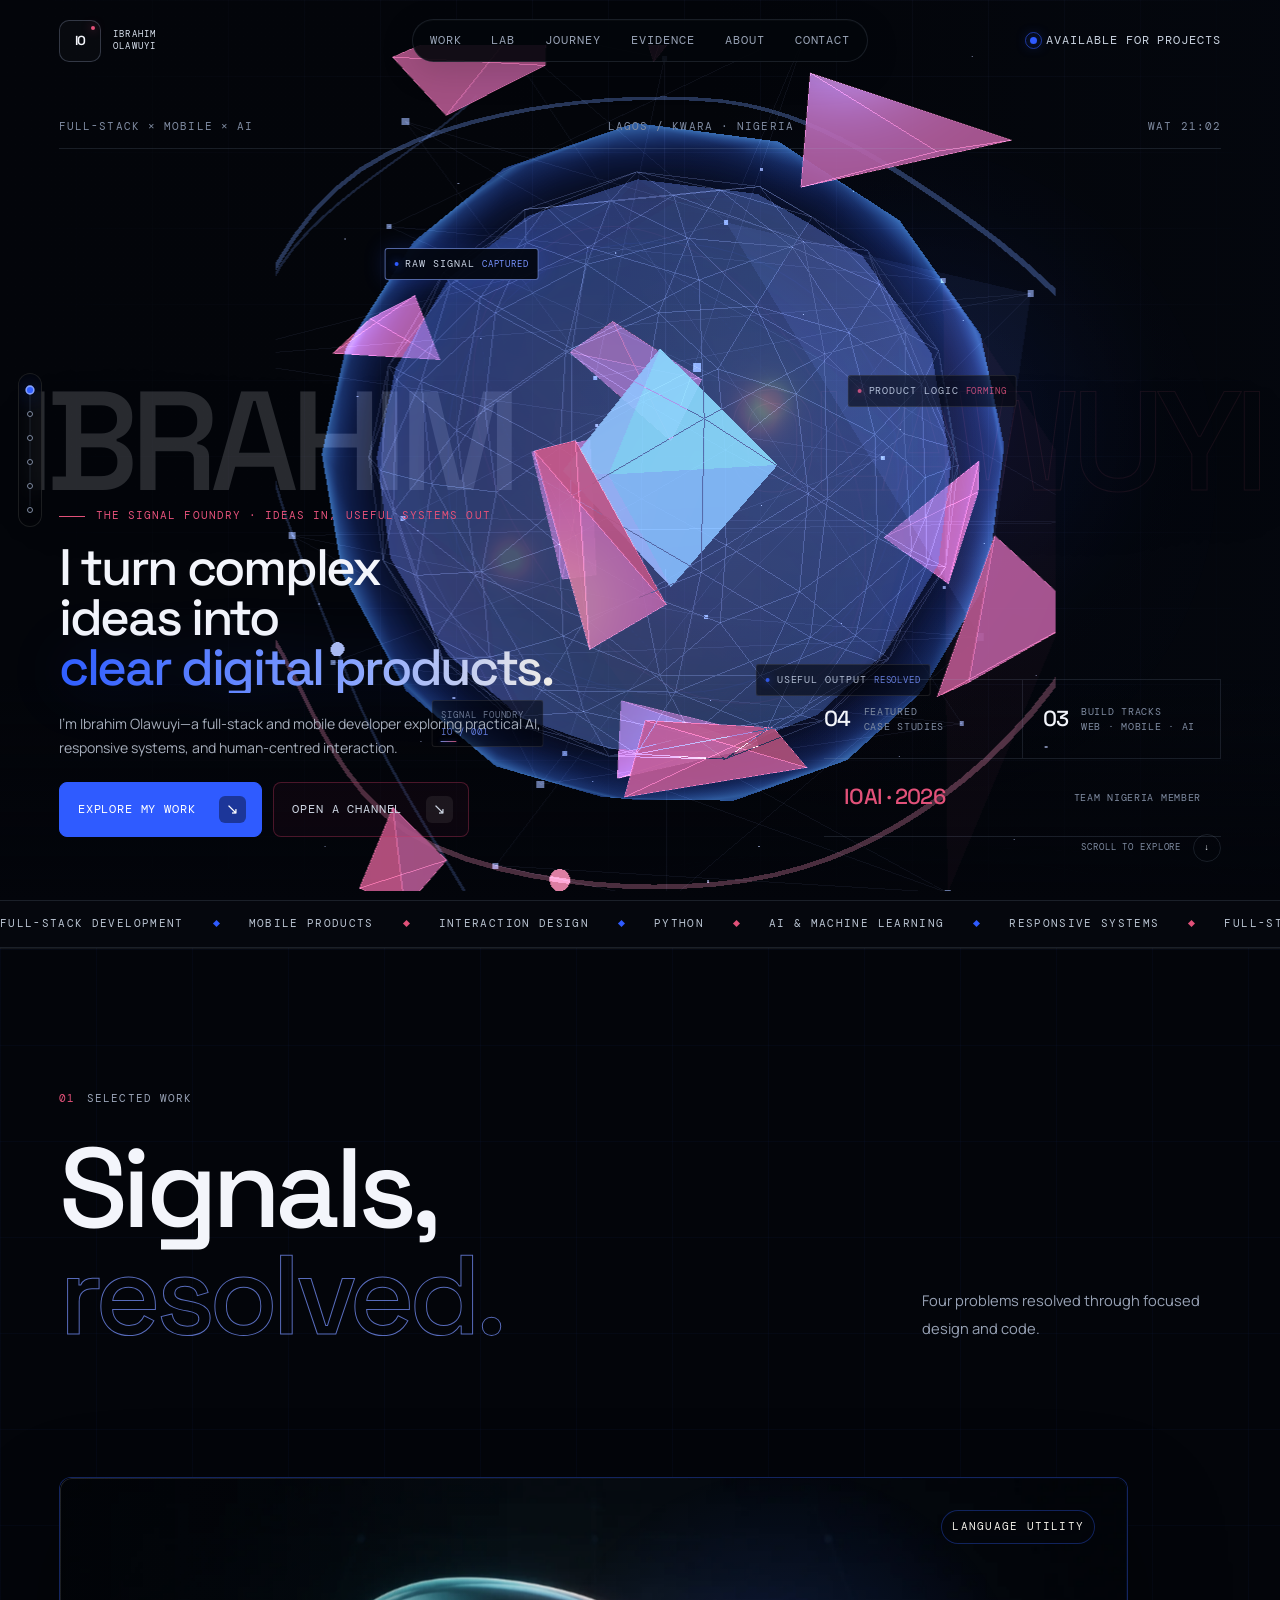
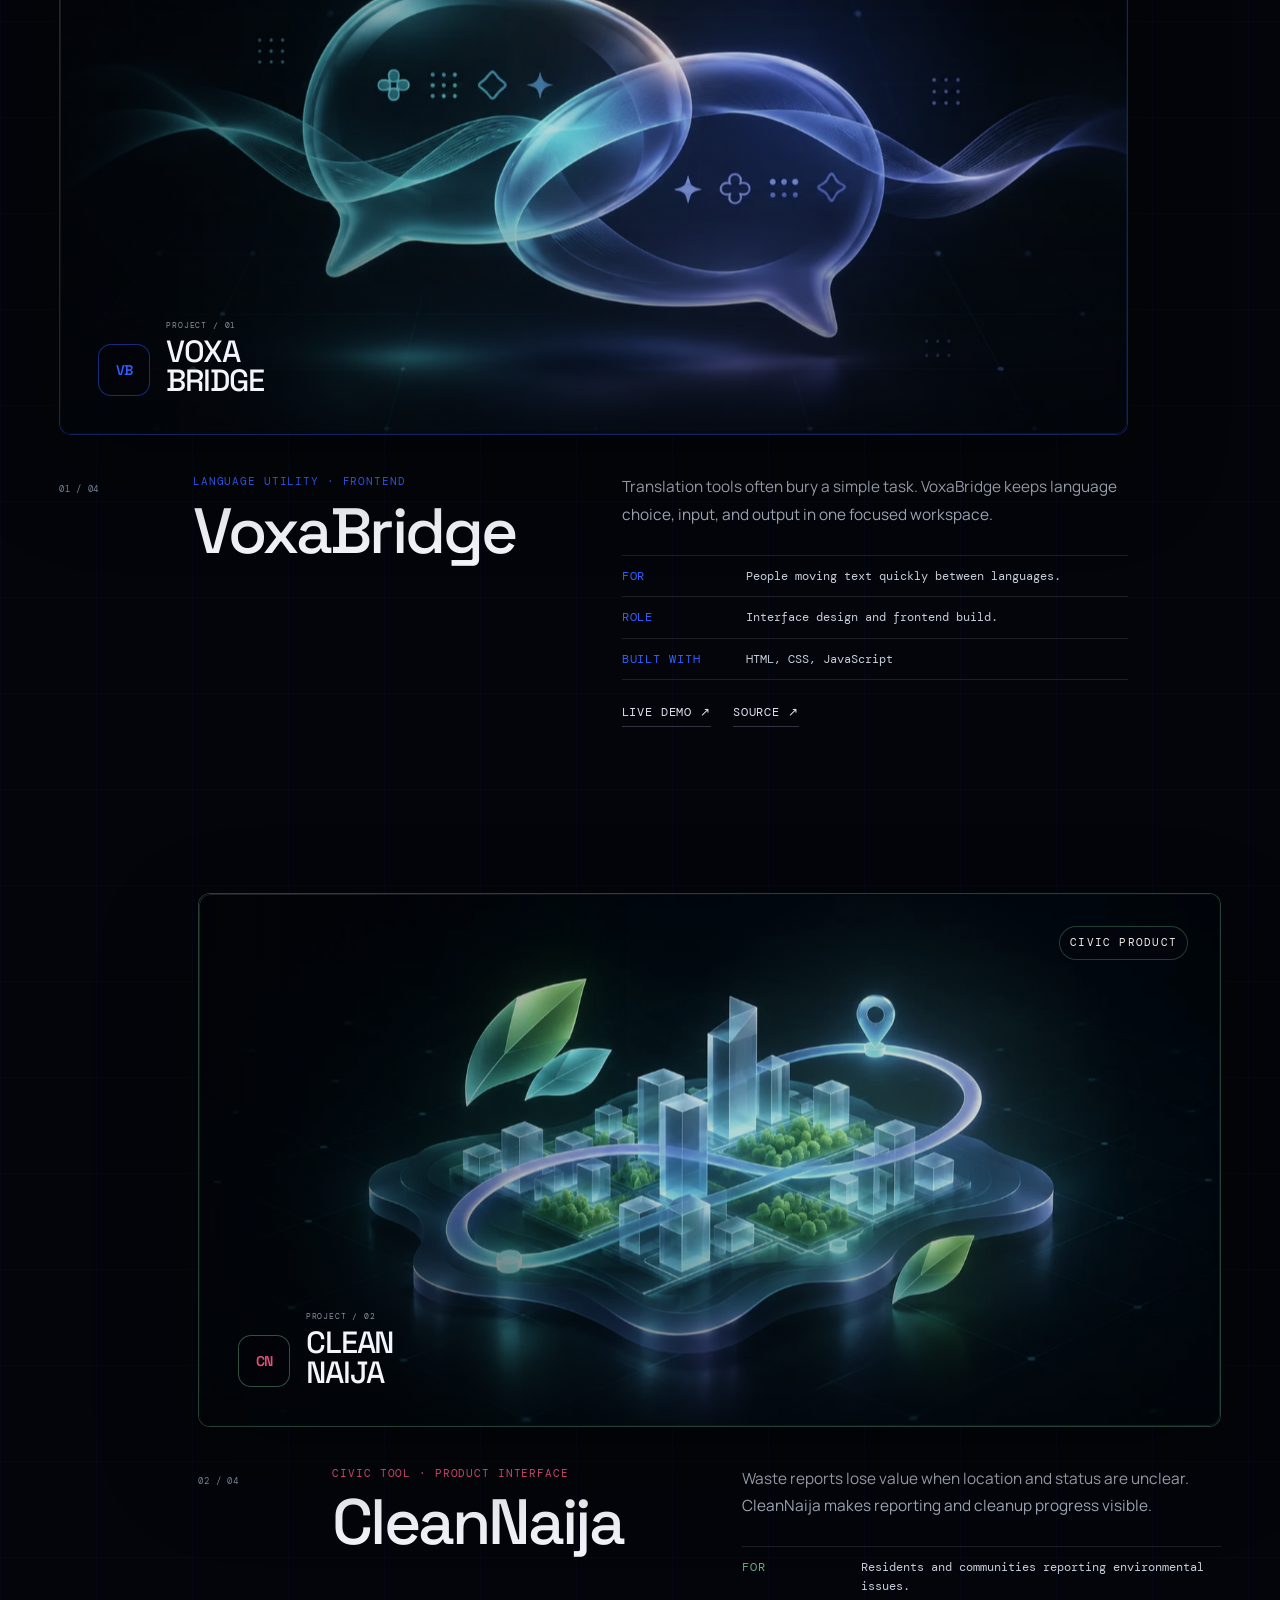
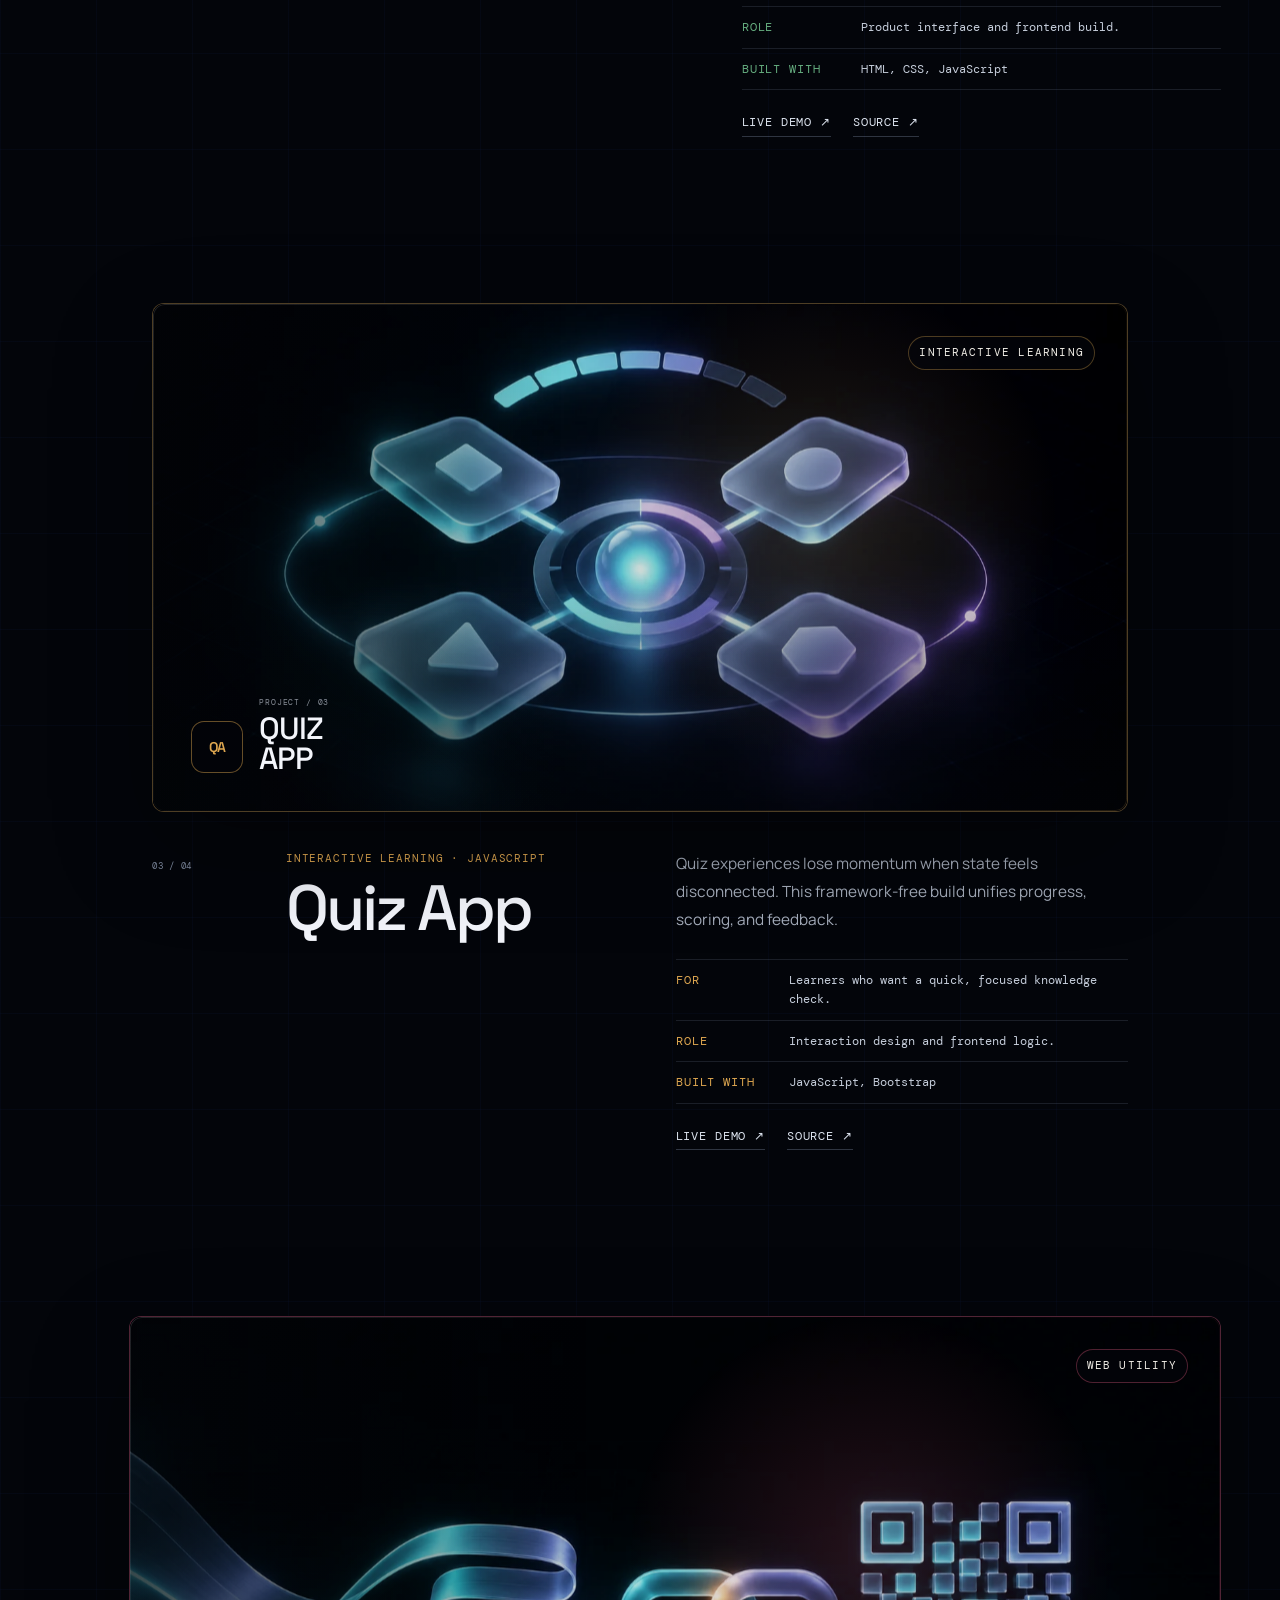
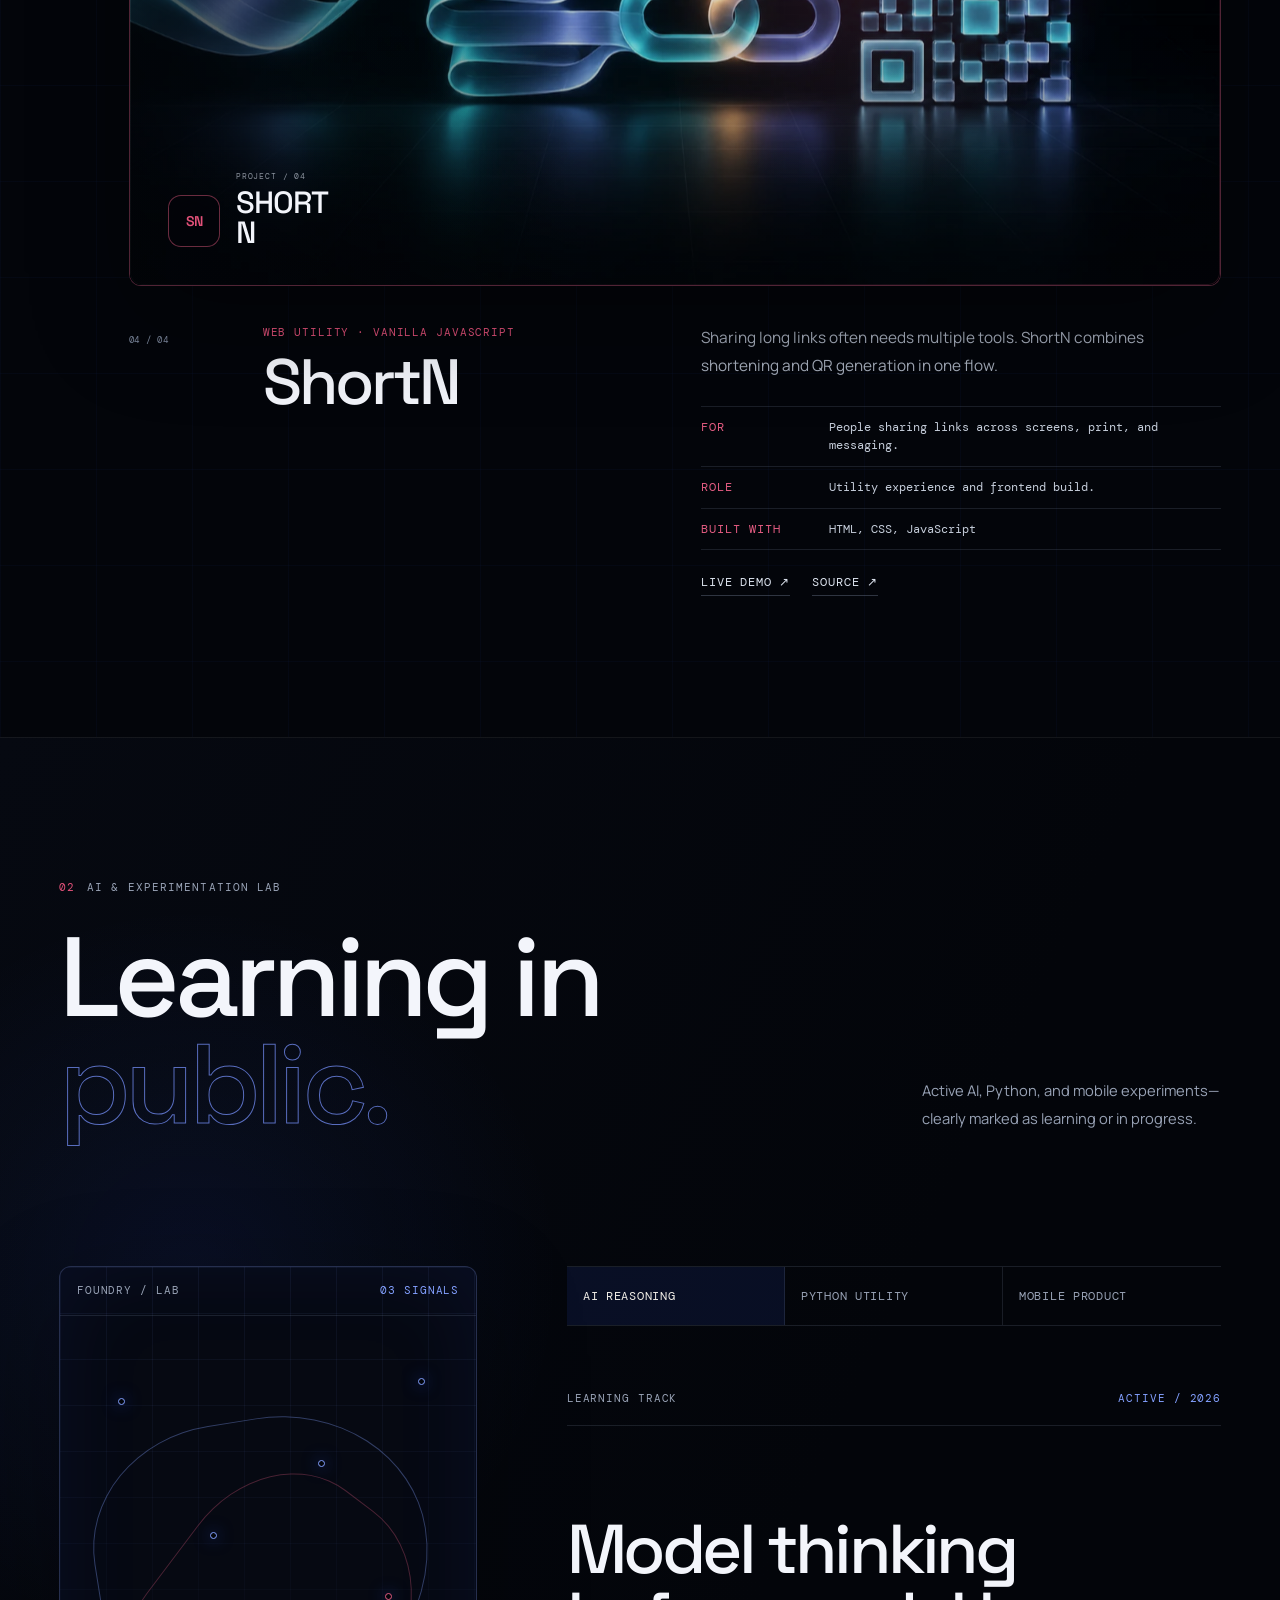
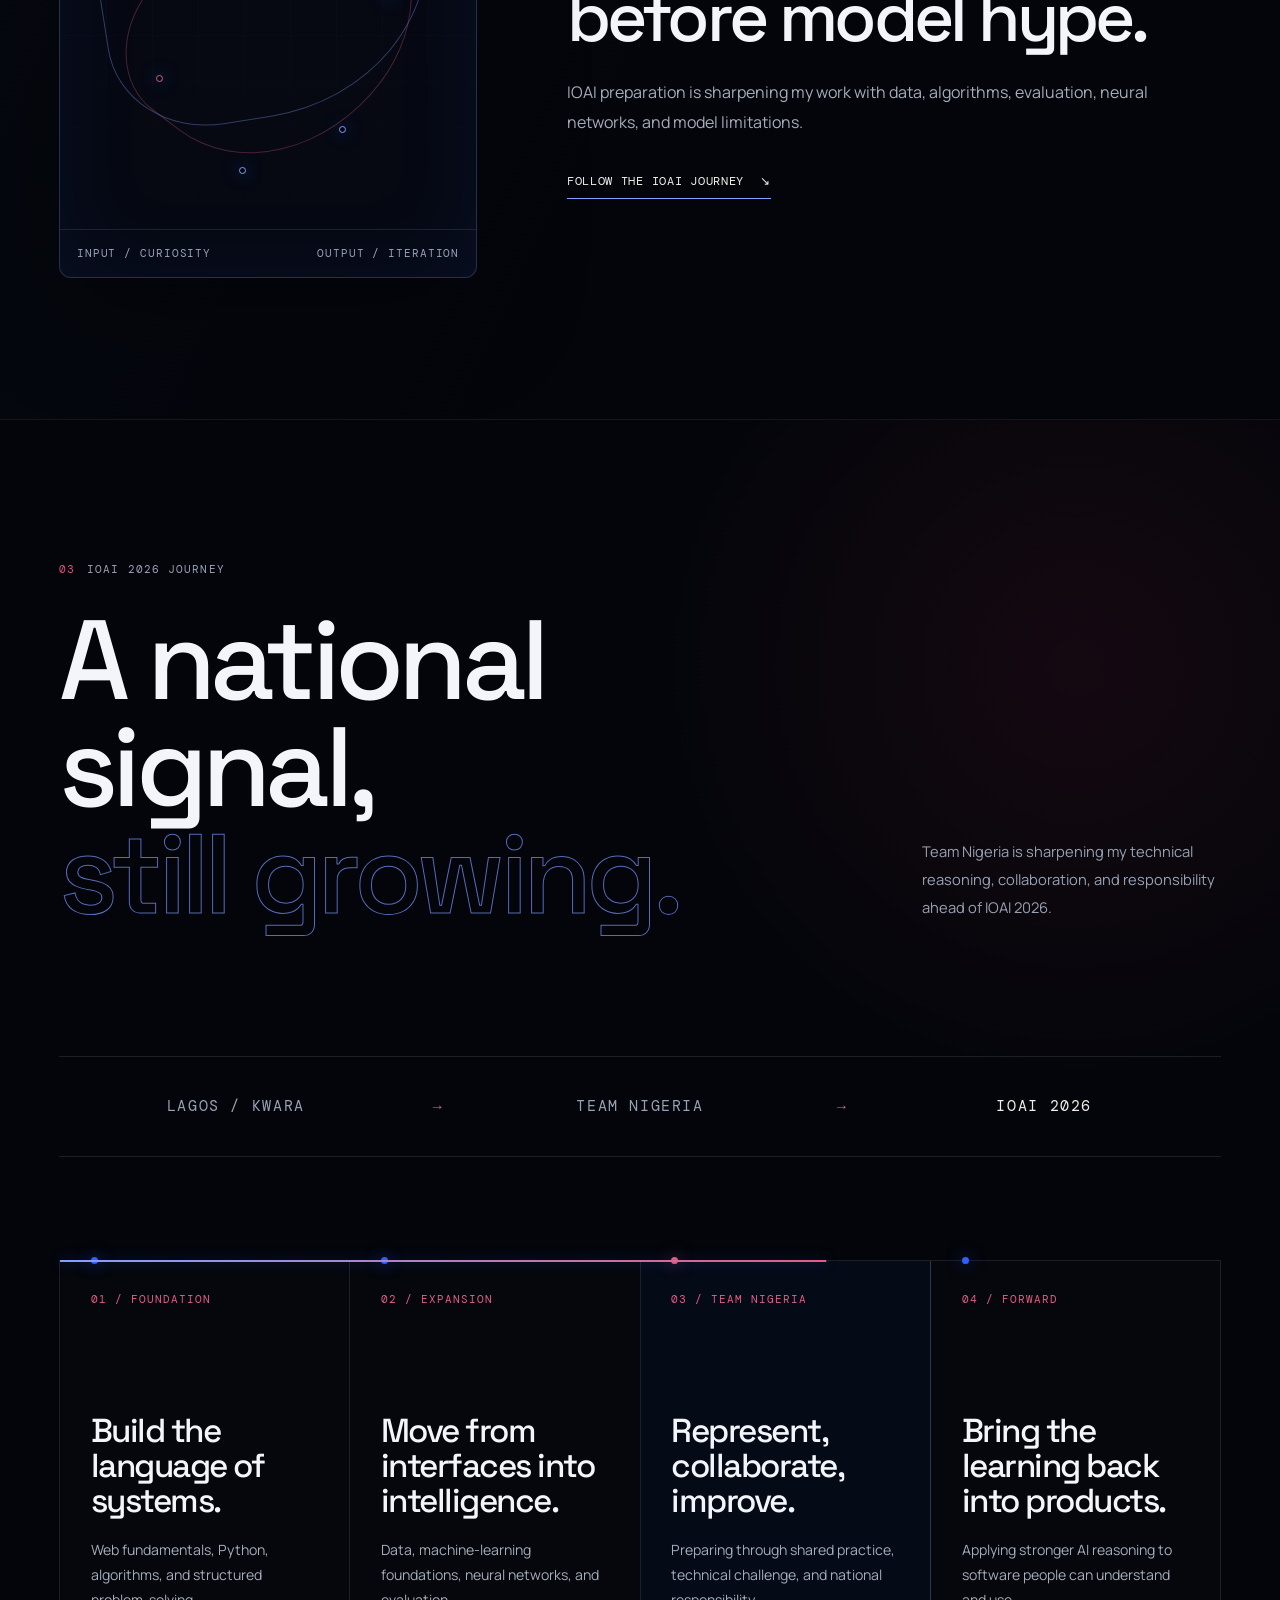
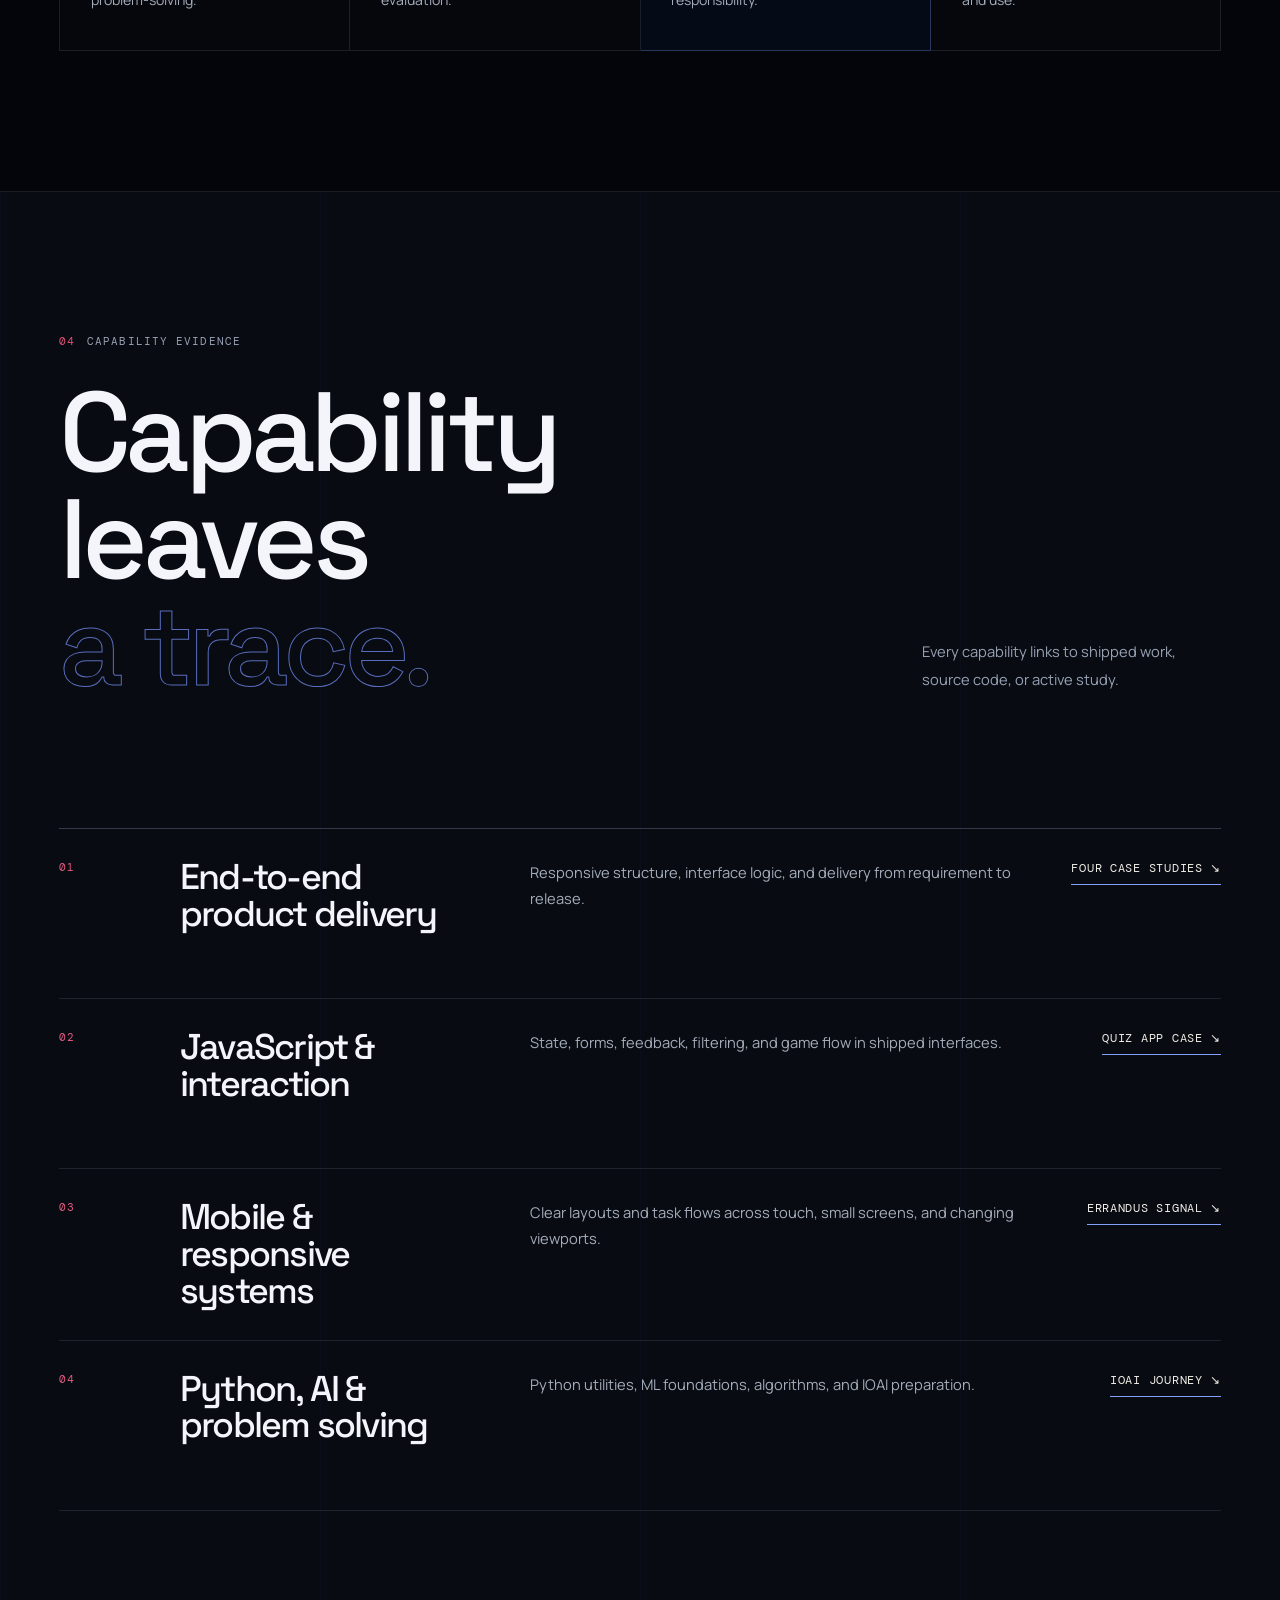
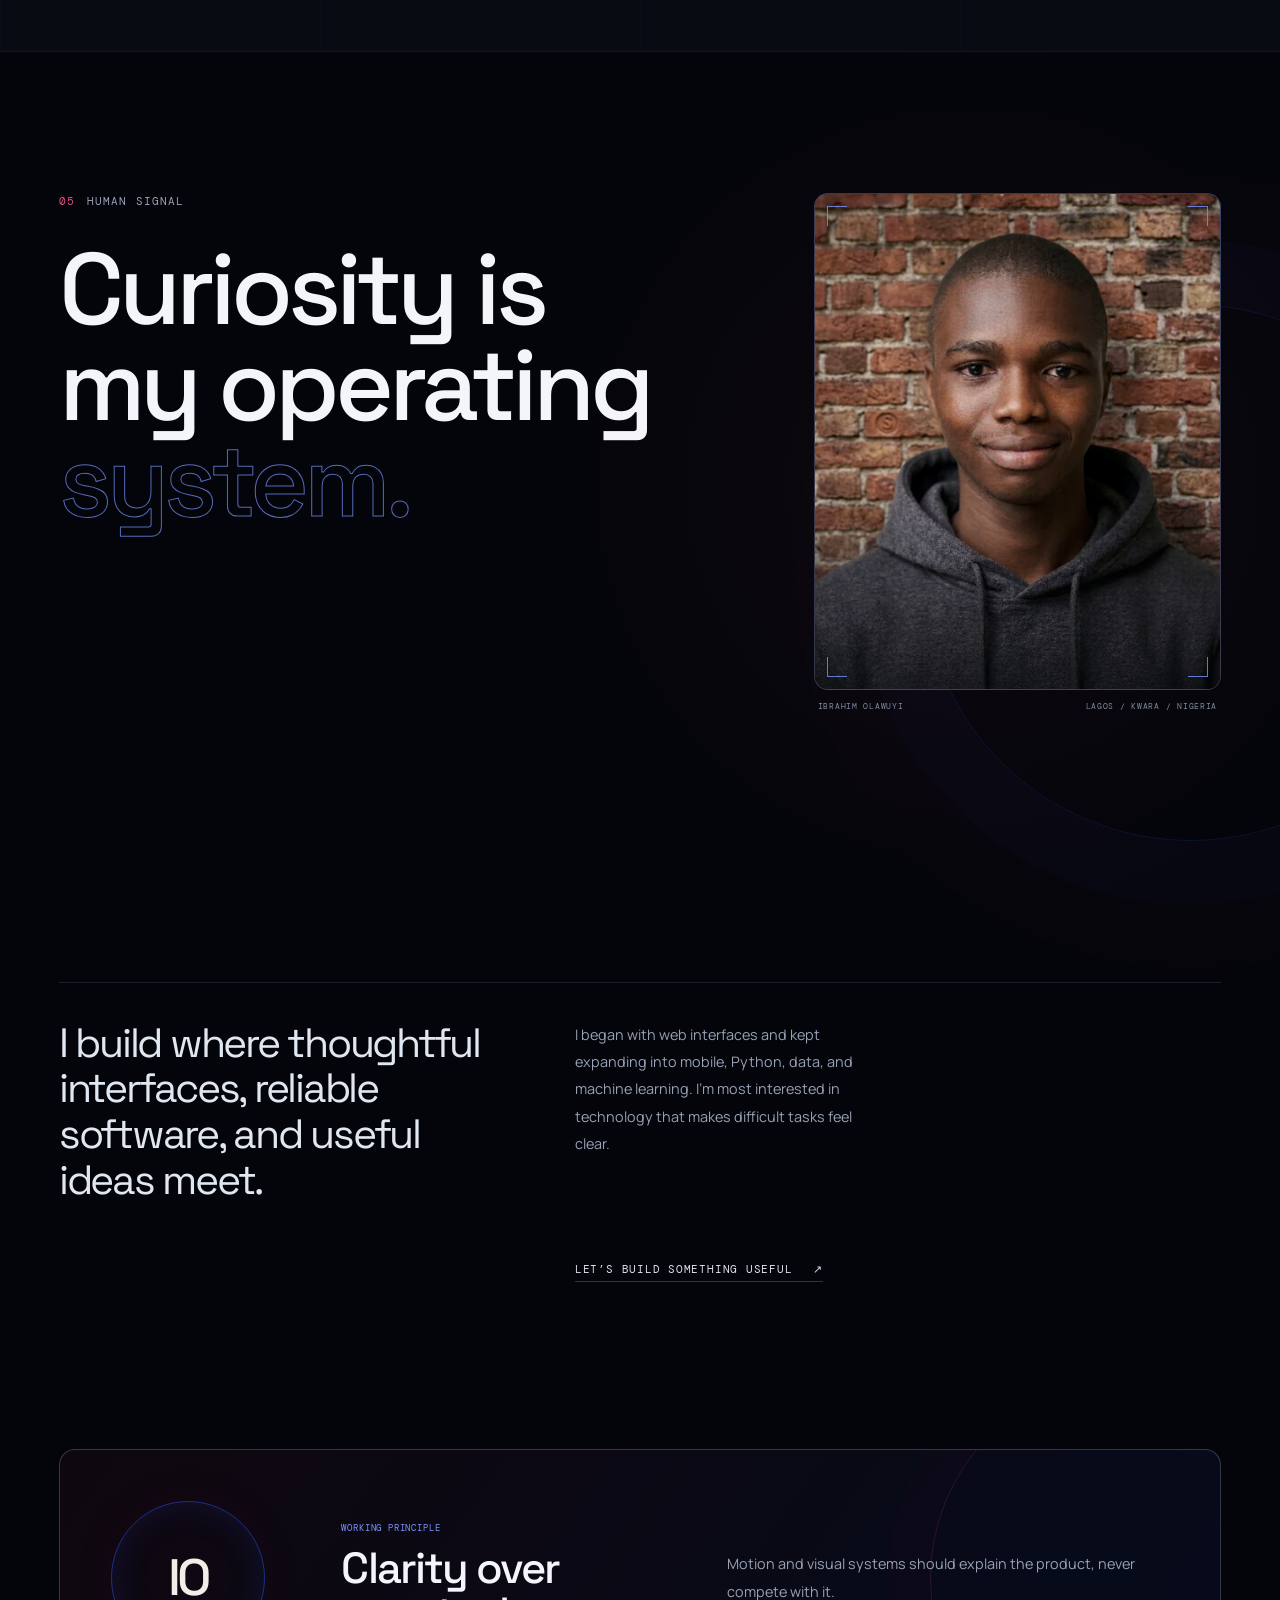
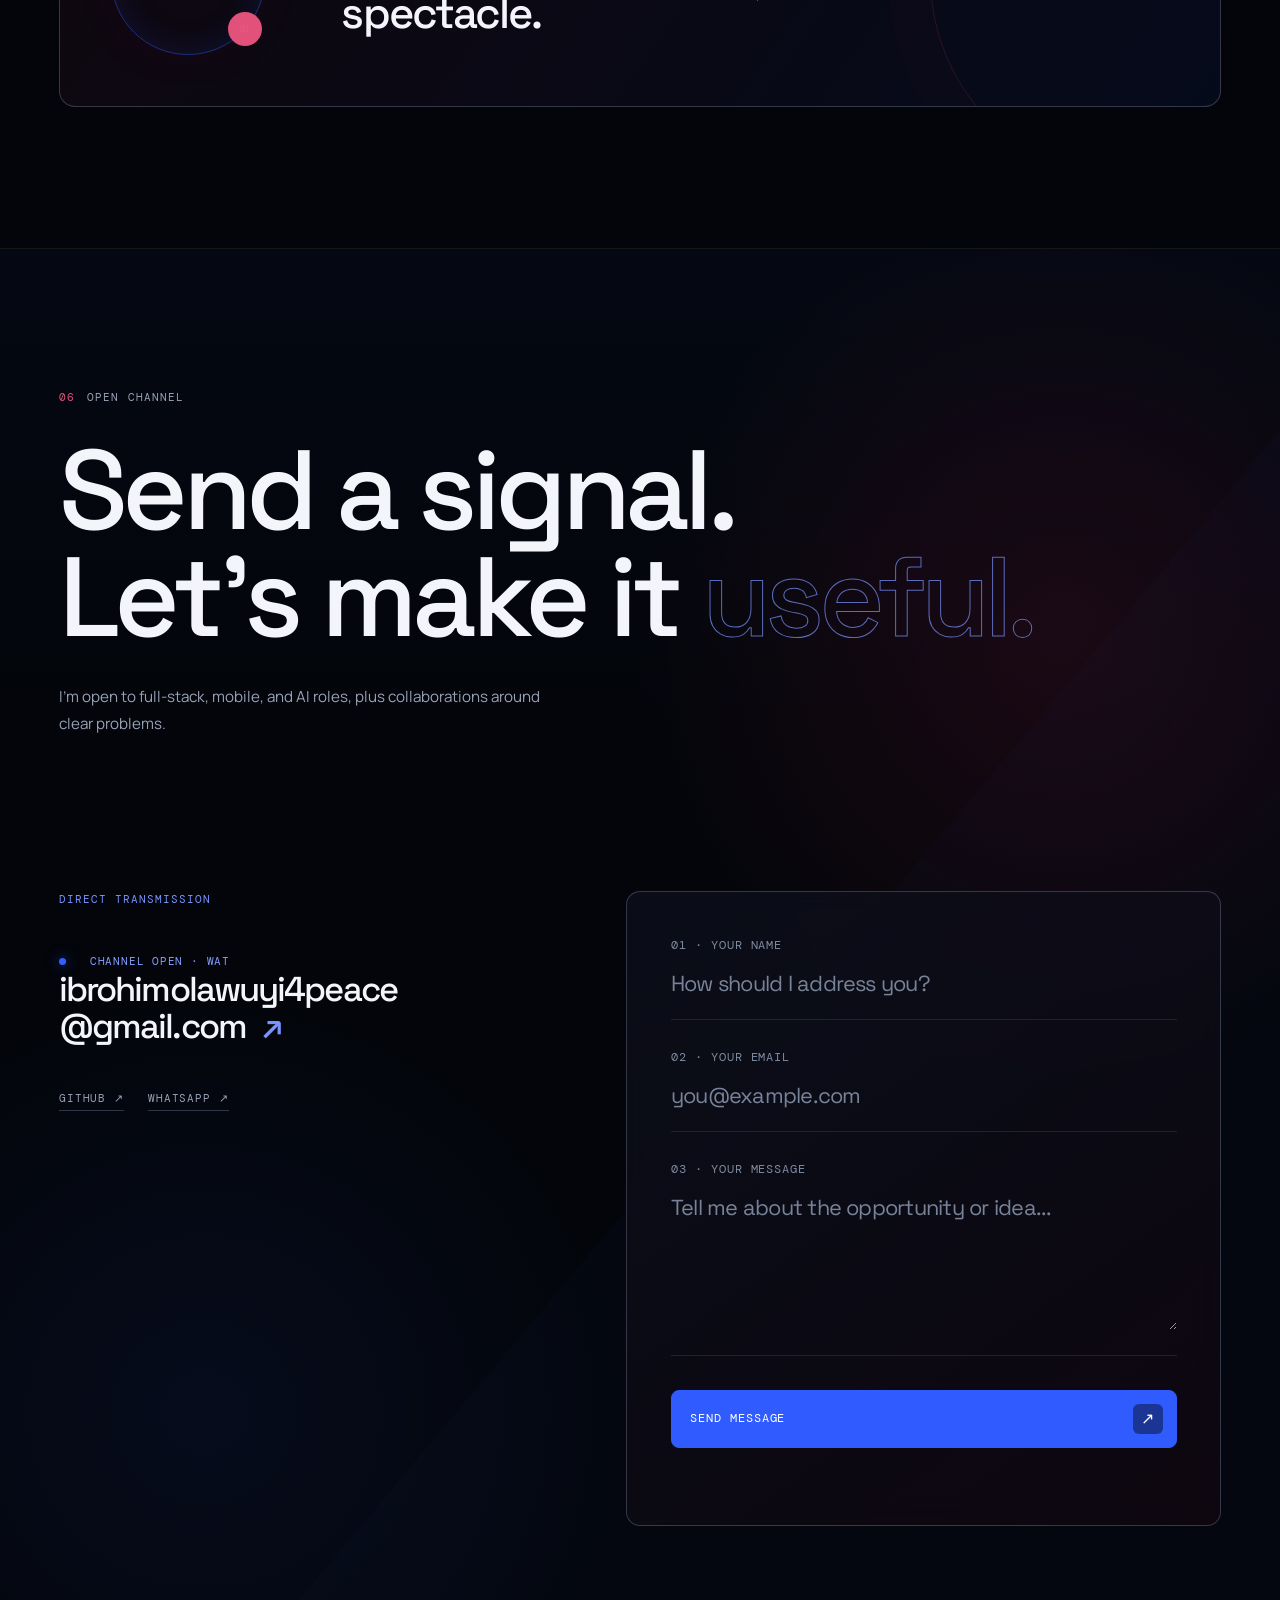
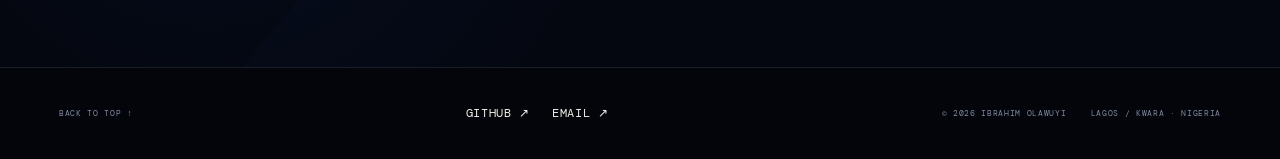
<file: index.html>
<!DOCTYPE html>
<html lang="en">
<head>
  <meta charset="utf-8">
  <meta name="viewport" content="width=device-width, initial-scale=1">
  <meta name="description" content="Ibrahim Olawuyi is a full-stack and mobile app developer and AI enthusiast in Nigeria, turning complex ideas into clear, useful digital products.">
  <meta name="theme-color" content="#03050b">
  <meta property="og:title" content="Ibrahim Olawuyi — The Signal Foundry">
  <meta property="og:description" content="Full-stack development, mobile products, responsive interfaces, and AI experiments—complex signals resolved into useful digital products.">
  <meta property="og:type" content="website">
  <meta property="og:site_name" content="Ibrahim Olawuyi — The Signal Foundry">
  <meta property="og:locale" content="en_NG">
  <meta property="og:url" content="https://portfolio1-zeta-snowy.vercel.app/">
  <meta property="og:image" content="https://portfolio1-zeta-snowy.vercel.app/src/portfolio-social-preview-v2.png">
  <meta property="og:image:width" content="1200">
  <meta property="og:image:height" content="630">
  <meta property="og:image:alt" content="The Signal Foundry portfolio by Ibrahim Olawuyi, with a cobalt and burgundy connected-system sculpture">
  <meta name="twitter:card" content="summary_large_image">
  <meta name="twitter:title" content="Ibrahim Olawuyi — The Signal Foundry">
  <meta name="twitter:description" content="Full-stack development, mobile products, responsive interfaces, and AI experiments—complex signals resolved into useful digital products.">
  <meta name="twitter:image" content="https://portfolio1-zeta-snowy.vercel.app/src/portfolio-social-preview-v2.png">
  <meta name="twitter:image:alt" content="The Signal Foundry portfolio by Ibrahim Olawuyi, with a cobalt and burgundy connected-system sculpture">
  <title>Ibrahim Olawuyi — Full-Stack Developer &amp; AI Enthusiast</title>

  <link rel="canonical" href="https://portfolio1-zeta-snowy.vercel.app/">
  <link rel="icon" href="src/Group.png" type="image/png">
  <link rel="preconnect" href="https://fonts.googleapis.com">
  <link rel="preconnect" href="https://fonts.gstatic.com" crossorigin>
  <link href="https://fonts.googleapis.com/css2?family=DM+Mono:wght@400;500&amp;family=Manrope:wght@400;600&amp;family=Space+Grotesk:wght@500;600&amp;display=swap" rel="stylesheet">
  <link rel="stylesheet" href="style.css">
  <script type="application/ld+json">
    {
      "@context": "https://schema.org",
      "@type": "Person",
      "name": "Ibrahim Olawuyi",
      "url": "https://portfolio1-zeta-snowy.vercel.app/",
      "jobTitle": "Full-Stack Developer, Mobile App Developer and AI Enthusiast",
      "homeLocation": { "@type": "Place", "name": "Nigeria" },
      "sameAs": ["https://github.com/CodeNinja-cni"],
      "knowsAbout": ["Full-stack development", "Mobile app development", "Responsive interface development", "Interaction design", "JavaScript", "Python", "Artificial intelligence", "Machine learning"]
    }
  </script>
</head>
<body>
  <a class="skip-link" href="#main">Skip to content</a>
  <div class="page-progress" aria-hidden="true"><span id="page-progress-bar"></span></div>
  <div class="signal-spine" aria-hidden="true">
    <span class="signal-spine-node is-active"></span>
    <span class="signal-spine-node"></span>
    <span class="signal-spine-node"></span>
    <span class="signal-spine-node"></span>
    <span class="signal-spine-node"></span>
    <span class="signal-spine-node"></span>
  </div>

  <header class="site-header" id="site-header" aria-label="Site header">
    <a class="brand" href="#home" aria-label="Ibrahim Olawuyi, back to home">
      <span class="brand-symbol"><i aria-hidden="true"></i>IO</span>
      <span class="brand-text">IBRAHIM<br>OLAWUYI</span>
    </a>

    <nav class="desktop-nav" aria-label="Primary navigation">
      <span class="nav-indicator" aria-hidden="true"></span>
      <a href="#work">Work</a>
      <a href="#lab">Lab</a>
      <a href="#journey">Journey</a>
      <a href="#evidence">Evidence</a>
      <a href="#about">About</a>
      <a href="#contact">Contact</a>
    </nav>

    <a class="nav-availability" href="#contact">
      <span aria-hidden="true"></span>
      Available for projects
    </a>

    <button class="menu-button" id="menu-button" type="button" aria-expanded="false" aria-controls="mobile-menu" aria-label="Open navigation">
      <span></span><span></span>
    </button>

    <nav class="mobile-menu" id="mobile-menu" aria-label="Mobile navigation" aria-hidden="true">
      <a href="#home"><small aria-hidden="true">00</small>Home</a>
      <a href="#work"><small aria-hidden="true">01</small>Work</a>
      <a href="#lab"><small aria-hidden="true">02</small>Lab</a>
      <a href="#journey"><small aria-hidden="true">03</small>IOAI journey</a>
      <a href="#evidence"><small aria-hidden="true">04</small>Evidence</a>
      <a href="#about"><small aria-hidden="true">05</small>About</a>
      <a href="#contact"><small aria-hidden="true">06</small>Open channel</a>
    </nav>
  </header>

  <main id="main" tabindex="-1">
    <section class="hero" id="home">
      <div class="hero-sticky">
      <div class="hero-grid" aria-hidden="true"></div>
      <div class="hero-glow" aria-hidden="true"></div>
      <div class="hero-horizon" aria-hidden="true"></div>
      <div class="hero-display-title" aria-hidden="true">
        <span>IBRAHIM</span>
        <span>OLAWUYI</span>
      </div>

      <div class="system-stage" aria-hidden="true">
        <div class="system-aura"><span></span><span></span><span></span></div>
        <canvas id="system-canvas"></canvas>
        <div class="system-fallback">
          <span></span><span></span><span></span>
        </div>
        <div class="system-label label-one is-active"><i></i><b>RAW SIGNAL</b><small>CAPTURED</small></div>
        <div class="system-label label-two"><i></i><b>PRODUCT LOGIC</b><small>FORMING</small></div>
        <div class="system-label label-three"><i></i><b>USEFUL OUTPUT</b><small>RESOLVED</small></div>
        <div class="system-index"><span>SIGNAL FOUNDRY</span><b>IO / 001</b></div>
      </div>

      <div class="hero-content">
        <div class="hero-meta reveal">
          <span>FULL-STACK × MOBILE × AI</span>
          <span>LAGOS / KWARA · NIGERIA</span>
          <span id="lagos-time">WAT 00:00</span>
        </div>

        <div class="hero-copy">
        <p class="hero-kicker reveal">The Signal Foundry · Ideas in, useful systems out</p>
        <h1 class="hero-title reveal" data-split="hero">
          <span class="title-solid">I turn complex ideas into</span>
          <span class="title-accent signal-type" data-signal-type>
            <span class="signal-type__base">clear digital products.</span>
            <span class="signal-type__layers" aria-hidden="true">
              <span class="signal-type__slice signal-type__slice--1">clear digital products.</span>
              <span class="signal-type__slice signal-type__slice--2">clear digital products.</span>
              <span class="signal-type__slice signal-type__slice--3">clear digital products.</span>
              <span class="signal-type__slice signal-type__slice--4">clear digital products.</span>
              <span class="signal-type__slice signal-type__slice--5">clear digital products.</span>
              <span class="signal-type__slice signal-type__slice--6">clear digital products.</span>
            </span>
          </span>
        </h1>
        <p class="hero-intro reveal">I’m Ibrahim Olawuyi—a full-stack and mobile developer exploring practical AI, responsive systems, and human-centred interaction.</p>

        <div class="hero-actions reveal">
          <a class="button button-primary" href="#work"><span>Explore my work</span><i aria-hidden="true">↘</i></a>
          <a class="button button-secondary" href="#contact"><span>Open a channel</span><i aria-hidden="true">↘</i></a>
        </div>
        </div>

        <div class="hero-proof reveal">
          <div><strong>04</strong><span>Featured<br>case studies</span></div>
          <div><strong>03</strong><span>Build tracks<br>web · mobile · AI</span></div>
          <div class="proof-wide"><strong>IOAI · 2026</strong><span>Team Nigeria member</span></div>
        </div>
      </div>

      <a class="scroll-cue" href="#work"><span>Scroll to explore</span><i aria-hidden="true">↓</i></a>
      </div>
    </section>

    <section class="signal-strip" aria-label="Capabilities">
      <div class="signal-track">
        <span>FULL-STACK DEVELOPMENT</span><i></i><span>MOBILE PRODUCTS</span><i></i><span>INTERACTION DESIGN</span><i></i><span>PYTHON</span><i></i><span>AI &amp; MACHINE LEARNING</span><i></i><span>RESPONSIVE SYSTEMS</span><i></i>
        <span aria-hidden="true">FULL-STACK DEVELOPMENT</span><i aria-hidden="true"></i><span aria-hidden="true">MOBILE PRODUCTS</span><i aria-hidden="true"></i><span aria-hidden="true">INTERACTION DESIGN</span><i aria-hidden="true"></i><span aria-hidden="true">PYTHON</span><i aria-hidden="true"></i><span aria-hidden="true">AI &amp; MACHINE LEARNING</span><i aria-hidden="true"></i><span aria-hidden="true">RESPONSIVE SYSTEMS</span><i aria-hidden="true"></i>
      </div>
    </section>

    <section class="work section" id="work">
      <div class="section-heading reveal">
        <div>
          <p class="section-label"><span>01</span> Selected work</p>
          <h2 data-split="section">Signals,<br><em>resolved.</em></h2>
        </div>
        <p>Four problems resolved through focused design and code.</p>
      </div>

      <aside class="project-signal" id="project-signal" aria-hidden="true">
        <p>PROJECT SIGNAL</p>
        <div class="project-signal-readout"><strong id="project-signal-number">01</strong><span id="project-signal-name">VOXABRIDGE</span></div>
        <div class="project-signal-track"><i id="project-signal-fill"></i><span class="active"></span><span></span><span></span><span></span></div>
      </aside>

      <div class="case-studies">
        <article class="case-study reveal" data-project="linguabridge">
          <button class="project-visual project-visual-dark" type="button" data-case-study="linguabridge" aria-haspopup="dialog" aria-controls="case-study-dialog" aria-label="Open the VoxaBridge case study">
            <img src="src/project-linguabridge-art.webp" alt="Abstract intertwined conversation forms representing VoxaBridge" width="1439" height="810" loading="lazy" decoding="async">
            <span class="project-resolver" aria-hidden="true"></span>
            <span class="project-identity">
              <span class="project-mark">VB</span>
              <span class="project-identity-copy"><small>PROJECT / 01</small><strong>VOXA<br>BRIDGE</strong></span>
            </span>
            <span class="project-discipline">LANGUAGE UTILITY</span>
            <span class="visual-hover"><span>Open case study</span><i aria-hidden="true">↗</i></span>
          </button>
          <div class="project-info">
            <div class="project-number">01 / 04</div>
            <div class="project-heading">
              <p>Language utility · Frontend</p>
              <h3>VoxaBridge</h3>
            </div>
            <div class="project-story">
              <p>Translation tools often bury a simple task. VoxaBridge keeps language choice, input, and output in one focused workspace.</p>
              <dl>
                <div><dt>For</dt><dd>People moving text quickly between languages.</dd></div>
                <div><dt>Role</dt><dd>Interface design and frontend build.</dd></div>
                <div><dt>Built with</dt><dd>HTML, CSS, JavaScript</dd></div>
              </dl>
              <div class="project-links">
                <a href="https://codeninja-cni.github.io/VoxaBridge.github.io/" target="_blank" rel="noreferrer">Live demo ↗</a>
                <a href="https://github.com/CodeNinja-cni/VoxaBridge.github.io" target="_blank" rel="noreferrer">Source ↗</a>
              </div>
            </div>
          </div>
        </article>

        <article class="case-study reveal" data-project="cleannaija">
          <button class="project-visual project-visual-green" type="button" data-case-study="cleannaija" aria-haspopup="dialog" aria-controls="case-study-dialog" aria-label="Open the CleanNaija case study">
            <img src="src/project-cleannaija-art.webp" alt="Abstract connected green city representing CleanNaija" width="1439" height="810" loading="lazy" decoding="async">
            <span class="project-resolver" aria-hidden="true"></span>
            <span class="project-identity">
              <span class="project-mark">CN</span>
              <span class="project-identity-copy"><small>PROJECT / 02</small><strong>CLEAN<br>NAIJA</strong></span>
            </span>
            <span class="project-discipline">CIVIC PRODUCT</span>
            <span class="visual-hover"><span>Open case study</span><i aria-hidden="true">↗</i></span>
          </button>
          <div class="project-info">
            <div class="project-number">02 / 04</div>
            <div class="project-heading">
              <p>Civic tool · Product interface</p>
              <h3>CleanNaija</h3>
            </div>
            <div class="project-story">
              <p>Waste reports lose value when location and status are unclear. CleanNaija makes reporting and cleanup progress visible.</p>
              <dl>
                <div><dt>For</dt><dd>Residents and communities reporting environmental issues.</dd></div>
                <div><dt>Role</dt><dd>Product interface and frontend build.</dd></div>
                <div><dt>Built with</dt><dd>HTML, CSS, JavaScript</dd></div>
              </dl>
              <div class="project-links">
                <a href="https://codeninja-cni.github.io/CleanNaija.github.io/" target="_blank" rel="noreferrer">Live demo ↗</a>
                <a href="https://github.com/CodeNinja-cni/CleanNaija.github.io" target="_blank" rel="noreferrer">Source ↗</a>
              </div>
            </div>
          </div>
        </article>

        <article class="case-study reveal" data-project="quiz">
          <button class="project-visual project-visual-violet" type="button" data-case-study="quiz" aria-haspopup="dialog" aria-controls="case-study-dialog" aria-label="Open the Quiz App case study">
            <img src="src/project-quiz-art.webp" alt="Abstract decision tiles and progress system representing Quiz App" width="1439" height="810" loading="lazy" decoding="async">
            <span class="project-resolver" aria-hidden="true"></span>
            <span class="project-identity">
              <span class="project-mark">QA</span>
              <span class="project-identity-copy"><small>PROJECT / 03</small><strong>QUIZ<br>APP</strong></span>
            </span>
            <span class="project-discipline">INTERACTIVE LEARNING</span>
            <span class="visual-hover"><span>Open case study</span><i aria-hidden="true">↗</i></span>
          </button>
          <div class="project-info">
            <div class="project-number">03 / 04</div>
            <div class="project-heading">
              <p>Interactive learning · JavaScript</p>
              <h3>Quiz App</h3>
            </div>
            <div class="project-story">
              <p>Quiz experiences lose momentum when state feels disconnected. This framework-free build unifies progress, scoring, and feedback.</p>
              <dl>
                <div><dt>For</dt><dd>Learners who want a quick, focused knowledge check.</dd></div>
                <div><dt>Role</dt><dd>Interaction design and frontend logic.</dd></div>
                <div><dt>Built with</dt><dd>JavaScript, Bootstrap</dd></div>
              </dl>
              <div class="project-links">
                <a href="https://codeninja-cni.github.io/QuizApp.github.io/" target="_blank" rel="noreferrer">Live demo ↗</a>
                <a href="https://github.com/CodeNinja-cni/QuizApp.github.io" target="_blank" rel="noreferrer">Source ↗</a>
              </div>
            </div>
          </div>
        </article>

        <article class="case-study reveal" data-project="shortn">
          <button class="project-visual project-visual-paper" type="button" data-case-study="shortn" aria-haspopup="dialog" aria-controls="case-study-dialog" aria-label="Open the ShortN case study">
            <img src="src/project-shortn-art.webp" alt="Abstract linked ribbon and QR matrix representing ShortN" width="1440" height="737" loading="lazy" decoding="async">
            <span class="project-resolver" aria-hidden="true"></span>
            <span class="project-identity">
              <span class="project-mark">SN</span>
              <span class="project-identity-copy"><small>PROJECT / 04</small><strong>SHORT<br>N</strong></span>
            </span>
            <span class="project-discipline">WEB UTILITY</span>
            <span class="visual-hover"><span>Open case study</span><i aria-hidden="true">↗</i></span>
          </button>
          <div class="project-info">
            <div class="project-number">04 / 04</div>
            <div class="project-heading">
              <p>Web utility · Vanilla JavaScript</p>
              <h3>ShortN</h3>
            </div>
            <div class="project-story">
              <p>Sharing long links often needs multiple tools. ShortN combines shortening and QR generation in one flow.</p>
              <dl>
                <div><dt>For</dt><dd>People sharing links across screens, print, and messaging.</dd></div>
                <div><dt>Role</dt><dd>Utility experience and frontend build.</dd></div>
                <div><dt>Built with</dt><dd>HTML, CSS, JavaScript</dd></div>
              </dl>
              <div class="project-links">
                <a href="https://codeninja-cni.github.io/Shortn.github.io/" target="_blank" rel="noreferrer">Live demo ↗</a>
                <a href="https://github.com/CodeNinja-cni/Shortn.github.io" target="_blank" rel="noreferrer">Source ↗</a>
              </div>
            </div>
          </div>
        </article>
      </div>

    </section>

    <section class="lab-section section" id="lab">
      <div class="section-heading reveal">
        <div>
          <p class="section-label"><span>02</span> AI &amp; experimentation lab</p>
          <h2 data-split="section">Learning in<br><em>public.</em></h2>
        </div>
        <p>Active AI, Python, and mobile experiments—clearly marked as learning or in progress.</p>
      </div>

      <div class="lab-grid reveal">
        <div class="lab-console" data-lab-signal="ai" aria-hidden="true">
          <div class="lab-console-head"><span>FOUNDRY / LAB</span><b>03 SIGNALS</b></div>
          <div class="lab-field">
            <i></i><i></i><i></i><i></i><i></i><i></i><i></i><i></i>
            <span class="lab-wave lab-wave-one"></span>
            <span class="lab-wave lab-wave-two"></span>
          </div>
          <div class="lab-console-foot"><span>INPUT / CURIOSITY</span><span>OUTPUT / ITERATION</span></div>
        </div>

        <div class="lab-switchboard">
          <div class="lab-tabs" role="tablist" aria-label="Experiment signals">
            <button class="lab-tab is-active" id="lab-tab-ai" type="button" role="tab" aria-selected="true" aria-controls="lab-panel-ai">AI reasoning</button>
            <button class="lab-tab" id="lab-tab-python" type="button" role="tab" aria-selected="false" aria-controls="lab-panel-python" tabindex="-1">Python utility</button>
            <button class="lab-tab" id="lab-tab-mobile" type="button" role="tab" aria-selected="false" aria-controls="lab-panel-mobile" tabindex="-1">Mobile product</button>
          </div>

          <div class="lab-readout">
            <article class="lab-panel is-active" id="lab-panel-ai" role="tabpanel" aria-labelledby="lab-tab-ai">
              <div class="lab-panel-meta"><span>LEARNING TRACK</span><b>ACTIVE / 2026</b></div>
              <h3>Model thinking before model hype.</h3>
              <p>IOAI preparation is sharpening my work with data, algorithms, evaluation, neural networks, and model limitations.</p>
              <a href="#journey">Follow the IOAI journey <span aria-hidden="true">↘</span></a>
            </article>

            <article class="lab-panel" id="lab-panel-python" role="tabpanel" aria-labelledby="lab-tab-python" hidden>
              <div class="lab-panel-meta"><span>PYTHON UTILITY</span><b>REPOSITORY</b></div>
              <h3>PhoneTrace</h3>
              <p>A Python utility that turns structured input into a direct, practical result.</p>
              <a href="https://github.com/CodeNinja-cni/PhoneTrace.github.io" target="_blank" rel="noopener noreferrer">View source <span aria-hidden="true">↗</span></a>
            </article>

            <article class="lab-panel" id="lab-panel-mobile" role="tabpanel" aria-labelledby="lab-tab-mobile" hidden>
              <div class="lab-panel-meta"><span>MOBILE PRODUCT</span><b>IN PROGRESS</b></div>
              <h3>ErrandUS</h3>
              <p>An in-progress mobile product focused on clear task flow, navigation, and small-screen decisions.</p>
              <span class="lab-status">Build signal / still forming</span>
            </article>
          </div>
        </div>
      </div>
    </section>

    <section class="journey-section section" id="journey">
      <div class="section-heading reveal">
        <div>
          <p class="section-label"><span>03</span> IOAI 2026 journey</p>
          <h2 data-split="section">A national signal,<br><em>still growing.</em></h2>
        </div>
        <p>Team Nigeria is sharpening my technical reasoning, collaboration, and responsibility ahead of IOAI 2026.</p>
      </div>

      <div class="journey-route reveal" aria-label="Lagos and Kwara to Team Nigeria to IOAI 2026">
        <span>LAGOS / KWARA</span><i aria-hidden="true">→</i><span>TEAM NIGERIA</span><i aria-hidden="true">→</i><strong>IOAI 2026</strong>
      </div>

      <div class="journey-timeline">
        <article class="journey-step reveal" data-signal-stage="foundation">
          <span>01 / FOUNDATION</span><h3>Build the language of systems.</h3><p>Web fundamentals, Python, algorithms, and structured problem-solving.</p>
        </article>
        <article class="journey-step reveal" data-signal-stage="expansion">
          <span>02 / EXPANSION</span><h3>Move from interfaces into intelligence.</h3><p>Data, machine-learning foundations, neural networks, and evaluation.</p>
        </article>
        <article class="journey-step reveal is-current" data-signal-stage="team-nigeria" aria-current="step">
          <span>03 / TEAM NIGERIA</span><h3>Represent, collaborate, improve.</h3><p>Preparing through shared practice, technical challenge, and national responsibility.</p>
        </article>
        <article class="journey-step reveal" data-signal-stage="forward">
          <span>04 / FORWARD</span><h3>Bring the learning back into products.</h3><p>Applying stronger AI reasoning to software people can understand and use.</p>
        </article>
      </div>
    </section>

    <section class="evidence-section section" id="evidence">
      <div class="section-heading reveal">
        <div>
          <p class="section-label"><span>04</span> Capability evidence</p>
          <h2 data-split="section">Capability leaves<br><em>a trace.</em></h2>
        </div>
        <p>Every capability links to shipped work, source code, or active study.</p>
      </div>

      <div class="evidence-ledger reveal">
        <article class="evidence-row">
          <span>01</span><h3>End-to-end product delivery</h3><p>Responsive structure, interface logic, and delivery from requirement to release.</p><a href="#work">Four case studies ↘</a>
        </article>
        <article class="evidence-row">
          <span>02</span><h3>JavaScript &amp; interaction</h3><p>State, forms, feedback, filtering, and game flow in shipped interfaces.</p><a href="#case-quiz" data-case-study="quiz" aria-haspopup="dialog" aria-controls="case-study-dialog">Quiz App case ↘</a>
        </article>
        <article class="evidence-row">
          <span>03</span><h3>Mobile &amp; responsive systems</h3><p>Clear layouts and task flows across touch, small screens, and changing viewports.</p><a href="#lab">ErrandUS signal ↘</a>
        </article>
        <article class="evidence-row">
          <span>04</span><h3>Python, AI &amp; problem solving</h3><p>Python utilities, ML foundations, algorithms, and IOAI preparation.</p><a href="#journey">IOAI journey ↘</a>
        </article>
      </div>
    </section>

    <section class="about section" id="about">
      <div class="about-grid">
        <div class="about-heading reveal">
          <p class="section-label"><span>05</span> Human signal</p>
          <h2 data-split="section">Curiosity is<br>my operating<br><em>system.</em></h2>
        </div>

        <figure class="profile-card reveal">
          <div class="profile-frame">
            <picture>
              <source type="image/webp" srcset="src/ibrahim-portrait-480.webp 480w, src/ibrahim-portrait-768.webp 768w, src/ibrahim-portrait-896.webp 896w" sizes="(max-width: 850px) 70vw, 29vw">
              <img src="src/ibrahim-portrait-896.jpg" alt="Portrait of Ibrahim Olawuyi wearing a charcoal hoodie against a brick wall" width="896" height="1195" loading="lazy" decoding="async">
            </picture>
            <span class="profile-corner corner-one"></span>
            <span class="profile-corner corner-two"></span>
            <span class="profile-corner corner-three"></span>
            <span class="profile-corner corner-four"></span>
          </div>
          <figcaption><span>IBRAHIM OLAWUYI</span><span>LAGOS / KWARA / NIGERIA</span></figcaption>
        </figure>

        <div class="about-copy reveal">
          <p class="about-lead">I build where thoughtful interfaces, reliable software, and useful ideas meet.</p>
          <p>I began with web interfaces and kept expanding into mobile, Python, data, and machine learning. I’m most interested in technology that makes difficult tasks feel clear.</p>
          <a class="inline-link" href="mailto:ibrohimolawuyi4peace@gmail.com">Let’s build something useful <span>↗</span></a>
        </div>
      </div>

      <div class="ioai-panel foundry-principles reveal">
        <div class="ioai-mark"><span>IO</span><i>01</i></div>
        <div>
          <p>Working principle</p>
          <h3>Clarity over<br>spectacle.</h3>
        </div>
        <p>Motion and visual systems should explain the product, never compete with it.</p>
      </div>
    </section>

    <section class="contact section" id="contact">
      <div class="contact-orbit" aria-hidden="true"><span></span><span></span><span></span></div>
      <div class="contact-heading reveal">
        <p class="section-label"><span>06</span> Open channel</p>
        <h2 data-split="section">Send a signal.<br>Let’s make it <em>useful.</em></h2>
        <p>I’m open to full-stack, mobile, and AI roles, plus collaborations around clear problems.</p>
      </div>

      <div class="contact-layout">
        <div class="direct-contact reveal">
          <p>Direct transmission</p>
          <div class="channel-status"><i aria-hidden="true"></i><span>Channel open · WAT</span></div>
          <a href="mailto:ibrohimolawuyi4peace@gmail.com">ibrohimolawuyi4peace<br>@gmail.com <span>↗</span></a>
          <div>
            <a href="https://github.com/CodeNinja-cni" target="_blank" rel="noreferrer">GitHub ↗</a>
            <a href="https://wa.me/2348063526733" target="_blank" rel="noreferrer">WhatsApp ↗</a>
          </div>
        </div>

        <form class="contact-form reveal" id="contact-form">
          <div class="form-row">
            <label for="sender-name">01 · Your name</label>
            <input id="sender-name" name="from_name" type="text" autocomplete="name" placeholder="How should I address you?" required>
          </div>
          <div class="form-row">
            <label for="email">02 · Your email</label>
            <input id="email" name="from_email" type="email" autocomplete="email" placeholder="you@example.com" required>
          </div>
          <div class="form-row">
            <label for="content">03 · Your message</label>
            <textarea id="content" name="message" rows="4" placeholder="Tell me about the opportunity or idea..." required></textarea>
          </div>
          <button class="form-submit" type="submit"><span>Send message</span><i aria-hidden="true">↗</i></button>
          <p class="form-status" id="form-status" role="status" aria-live="polite" aria-atomic="true"></p>
        </form>
      </div>
    </section>
  </main>

  <dialog class="case-dialog" id="case-study-dialog" aria-labelledby="case-title">
    <div class="case-dialog-shell">
      <div class="case-dialog-header">
        <div class="case-dialog-brand"><span>IO</span><p>SIGNAL FOUNDRY<br><b id="case-dialog-status">CASE 01 / 04</b></p></div>
        <div class="case-dialog-progress" aria-hidden="true"><span id="case-dialog-progress"></span></div>
        <button class="case-close" id="case-close" type="button" aria-label="Close case study" autofocus><span>Close</span><i aria-hidden="true">×</i></button>
      </div>

      <div class="case-dialog-scroll" id="case-dialog-scroll">
        <article class="case-dialog-content">
          <section class="case-dialog-hero">
            <p class="case-overline" id="case-overline">TRANSLATION UTILITY · FRONTEND</p>
            <h2 id="case-title" tabindex="-1">VoxaBridge</h2>
            <p class="case-thesis" id="case-thesis">A direct path from language choice to translated text.</p>
            <dl class="case-meta">
              <div><dt>Status</dt><dd id="case-status">Shipped</dd></div>
              <div><dt>Role</dt><dd id="case-role">Product design + frontend</dd></div>
              <div><dt>For</dt><dd id="case-audience">People translating text</dd></div>
              <div><dt>Stack</dt><dd id="case-stack">HTML · CSS · JavaScript</dd></div>
            </dl>
          </section>

          <figure class="case-product-shot">
            <div class="case-shot-frame"><img id="case-image" src="src/project-linguabridge.jpg" alt="VoxaBridge translation interface" width="1265" height="820" loading="lazy" decoding="async"></div>
            <figcaption><span>LIVE INTERFACE / PRODUCT VIEW</span><span id="case-shot-code">VB · 001</span></figcaption>
          </figure>

          <section class="case-narrative">
            <p class="case-section-index">01 / Overview</p>
            <p class="case-overview" id="case-overview">VoxaBridge keeps language selection, text input, direction changes, and translated output inside one readable workspace.</p>
          </section>

          <section class="case-system-map">
            <div>
              <p class="case-section-index">02 / Product system</p>
              <h3>What the interface<br>has to make clear.</h3>
            </div>
            <ol id="case-system-list">
              <li><span>01</span><b>Language selection</b></li>
              <li><span>02</span><b>Swap interaction</b></li>
              <li><span>03</span><b>Text input</b></li>
              <li><span>04</span><b>Result flow</b></li>
            </ol>
          </section>

          <section class="case-decisions">
            <article><span>01</span><p>Challenge</p><h3 id="case-challenge">Make a potentially complex translation task understandable without instructions.</h3></article>
            <article><span>02</span><p>Approach</p><h3 id="case-approach">Organize the experience around one primary task and a focused workspace.</h3></article>
            <article><span>03</span><p>Takeaway</p><h3 id="case-takeaway">Hierarchy and interaction can do the explaining.</h3></article>
          </section>

          <footer class="case-dialog-footer">
            <div class="case-actions">
              <a class="case-action case-action-primary" id="case-live-link" href="https://codeninja-cni.github.io/VoxaBridge.github.io/" target="_blank" rel="noreferrer"><span>Open live project</span><i aria-hidden="true">↗</i></a>
              <a class="case-action" id="case-source-link" href="https://github.com/CodeNinja-cni/VoxaBridge.github.io" target="_blank" rel="noreferrer"><span>View source</span><i aria-hidden="true">↗</i></a>
            </div>
            <button class="case-next" id="case-next" type="button"><small>Next case study</small><strong id="case-next-title">CleanNaija</strong><i aria-hidden="true">→</i></button>
          </footer>
        </article>
      </div>
    </div>
  </dialog>

  <footer class="site-footer">
    <a href="#home">Back to top ↑</a>
    <div class="footer-links">
      <a href="https://github.com/CodeNinja-cni" target="_blank" rel="noopener noreferrer">GitHub ↗</a>
      <a href="mailto:ibrohimolawuyi4peace@gmail.com">Email ↗</a>
    </div>
    <p>© <span id="current-year">2026</span> Ibrahim Olawuyi</p>
    <p>Lagos / Kwara · Nigeria</p>
  </footer>

  <script src="script.js" defer></script>
</body>
</html>
</file>
<file: style.css>
:root {
  --bg: #03050b;
  --bg-soft: #070a12;
  --panel: #0a0e18;
  --panel-2: #0e1420;
  --text: #f3f5fb;
  --muted: #98a2b5;
  --muted-2: #7f8ba1;
  --line: rgba(166, 180, 214, 0.14);
  --line-bright: rgba(166, 180, 214, 0.27);
  --cobalt: #2f5bff;
  --cobalt-bright: #7893ff;
  --cobalt-soft: rgba(47, 91, 255, 0.14);
  --burgundy: #861b3d;
  --burgundy-bright: #e25179;
  --burgundy-soft: rgba(134, 27, 61, 0.18);
  --blue: var(--cobalt);
  --blue-bright: var(--cobalt-bright);
  --cyan: var(--cobalt-bright);
  --cyan-soft: var(--cobalt-soft);
  --lime: var(--burgundy-bright);
  --coral: var(--burgundy);
  --paper: #eef1f8;
  --ink: #03050b;
  --display: "Space Grotesk", sans-serif;
  --serif: Georgia, "Times New Roman", serif;
  --body: "Manrope", sans-serif;
  --mono: "DM Mono", monospace;
  --gutter: clamp(20px, 4.6vw, 78px);
  --header-height: 82px;
}

*,
*::before,
*::after {
  box-sizing: border-box;
  margin: 0;
  padding: 0;
}

html {
  scroll-behavior: smooth;
  background: var(--bg);
  color-scheme: dark;
  scrollbar-color: var(--cobalt) var(--bg);
}

[id] {
  scroll-margin-top: calc(var(--header-height) + 18px);
}

::-webkit-scrollbar {
  width: 10px;
}

::-webkit-scrollbar-track {
  background: var(--bg);
}

::-webkit-scrollbar-thumb {
  border: 3px solid var(--bg);
  border-radius: 100px;
  background: linear-gradient(var(--cobalt), var(--burgundy));
}

body {
  min-width: 320px;
  overflow-x: hidden;
  background: var(--bg);
  color: var(--text);
  font-family: var(--body);
  font-size: 16px;
  line-height: 1.6;
  -webkit-font-smoothing: antialiased;
  text-rendering: optimizeLegibility;
}

body.menu-open {
  overflow: hidden;
}

::selection {
  background: var(--cobalt);
  color: #fff;
}

img {
  display: block;
  max-width: 100%;
}

a {
  color: inherit;
  text-decoration: none;
}

button,
input,
textarea {
  color: inherit;
  font: inherit;
}

button,
a {
  -webkit-tap-highlight-color: transparent;
}

:focus-visible {
  outline: 2px solid var(--cyan);
  outline-offset: 5px;
}

.skip-link {
  position: fixed;
  z-index: 10000;
  top: 12px;
  left: 12px;
  padding: 9px 14px;
  transform: translateY(-160%);
  background: var(--cyan);
  color: var(--ink);
  font-family: var(--mono);
  font-size: 0.72rem;
  transition: transform 0.2s ease;
}

.skip-link:focus {
  transform: translateY(0);
}

.page-progress {
  position: fixed;
  z-index: 1001;
  top: 0;
  right: 0;
  left: 0;
  height: 2px;
  pointer-events: none;
}

.page-progress span {
  display: block;
  width: 100%;
  height: 100%;
  transform: scaleX(0);
  transform-origin: left;
  background: linear-gradient(90deg, var(--burgundy-bright), var(--cobalt) 58%, var(--cobalt-bright));
}

.site-header {
  position: fixed;
  z-index: 900;
  top: 0;
  right: 0;
  left: 0;
  display: grid;
  grid-template-columns: 1fr auto 1fr;
  align-items: center;
  gap: 24px;
  min-height: var(--header-height);
  padding: 14px var(--gutter);
  border-bottom: 1px solid transparent;
  transition: min-height 0.3s ease, background 0.3s ease, border-color 0.3s ease;
}

.site-header::after {
  position: absolute;
  right: var(--gutter);
  bottom: -1px;
  left: var(--gutter);
  height: 1px;
  transform: scaleX(0);
  transform-origin: center;
  background: linear-gradient(90deg, transparent, rgba(209, 61, 104, 0.42), rgba(47, 91, 255, 0.48), transparent);
  content: "";
  transition: transform 0.45s ease;
}

.site-header.scrolled {
  min-height: 68px;
  border-color: var(--line);
  background: rgba(3, 5, 11, 0.96);
}

.site-header.scrolled::after {
  transform: scaleX(1);
}

.brand {
  display: inline-flex;
  align-items: center;
  gap: 12px;
  width: max-content;
}

.brand-symbol {
  position: relative;
  display: grid;
  width: 42px;
  height: 42px;
  place-items: center;
  border: 1px solid var(--line-bright);
  border-radius: 10px;
  background: rgba(255, 255, 255, 0.025);
  font-family: var(--display);
  font-size: 0.82rem;
  font-weight: 600;
  letter-spacing: -0.06em;
  transition: border-color 0.25s ease, background 0.25s ease;
}

.brand-symbol i {
  position: absolute;
  top: 5px;
  right: 5px;
  width: 4px;
  height: 4px;
  border-radius: 50%;
  background: var(--burgundy-bright);
  box-shadow: 0 0 10px rgba(209, 61, 104, 0.76);
}

.brand:hover .brand-symbol {
  border-color: var(--cyan);
  background: var(--cyan-soft);
}

.brand-text {
  color: #dce4f1;
  font-family: var(--mono);
  font-size: 0.59rem;
  line-height: 1.25;
  letter-spacing: 0.13em;
}

.desktop-nav {
  display: flex;
  align-items: center;
  gap: 4px;
  padding: 4px;
  border: 1px solid var(--line);
  border-radius: 100px;
  background: rgba(3, 6, 10, 0.9);
  box-shadow: inset 0 1px rgba(255, 255, 255, 0.025), 0 10px 35px rgba(0, 0, 0, 0.15);
}

.desktop-nav a {
  padding: 7px 16px;
  border-radius: 100px;
  color: var(--muted);
  font-family: var(--mono);
  font-size: 0.63rem;
  letter-spacing: 0.08em;
  text-transform: uppercase;
  transition: background 0.25s ease, color 0.25s ease;
}

.desktop-nav a:hover,
.desktop-nav a.active {
  background: var(--cobalt);
  color: #fff;
}

.nav-availability {
  display: inline-flex;
  align-items: center;
  justify-self: end;
  gap: 9px;
  color: #c9d2df;
  font-family: var(--mono);
  font-size: 0.61rem;
  letter-spacing: 0.08em;
  text-transform: uppercase;
}

.nav-availability > span {
  position: relative;
  width: 7px;
  height: 7px;
  border-radius: 50%;
  background: var(--cobalt);
  box-shadow: 0 0 13px rgba(47, 91, 255, 0.82);
}

.nav-availability > span::after {
  position: absolute;
  inset: -5px;
  border: 1px solid rgba(47, 91, 255, 0.58);
  border-radius: inherit;
  content: "";
  animation: ping 2s ease-out infinite;
}

@keyframes ping {
  0% { opacity: 1; transform: scale(0.55); }
  75%, 100% { opacity: 0; transform: scale(1.5); }
}

.menu-button,
.mobile-menu {
  display: none;
}

.section {
  position: relative;
  padding: clamp(96px, 11vw, 180px) var(--gutter);
}

.hero {
  position: relative;
  min-height: max(820px, 100svh);
  background: var(--bg);
  isolation: isolate;
}

.hero-sticky {
  position: relative;
  top: auto;
  display: flex;
  height: max(820px, 100svh);
  min-height: 820px;
  align-items: center;
  overflow: hidden;
  padding: calc(var(--header-height) + 54px) var(--gutter) 62px;
  isolation: isolate;
}

.hero-grid {
  position: absolute;
  z-index: -4;
  inset: 0;
  background-image:
    linear-gradient(rgba(89, 113, 192, 0.07) 1px, transparent 1px),
    linear-gradient(90deg, rgba(89, 113, 192, 0.07) 1px, transparent 1px);
  background-size: 68px 68px;
  mask-image: radial-gradient(circle at 67% 43%, #000 0, rgba(0, 0, 0, 0.92) 34%, transparent 79%);
}

.hero-sticky::before {
  position: absolute;
  z-index: -5;
  inset: 0;
  background:
    radial-gradient(circle at 76% 44%, rgba(47, 91, 255, 0.24), transparent 32%),
    radial-gradient(circle at 66% 68%, rgba(120, 147, 255, 0.08), transparent 27%),
    radial-gradient(circle at 13% 22%, rgba(134, 27, 61, 0.19), transparent 27%),
    linear-gradient(105deg, #03050b 0%, #03050b 45%, #070a13 100%);
  content: "";
}

.hero-sticky::after {
  position: absolute;
  z-index: -1;
  right: 0;
  bottom: 0;
  left: 0;
  height: 220px;
  background: linear-gradient(transparent, var(--bg));
  content: "";
  pointer-events: none;
}

.hero-glow {
  position: absolute;
  z-index: -2;
  top: 16%;
  right: 5%;
  width: 52vw;
  max-width: 830px;
  aspect-ratio: 1;
  border-radius: 50%;
  background:
    radial-gradient(circle at 58% 43%, rgba(47, 91, 255, 0.2), rgba(18, 34, 85, 0.07) 43%, transparent 70%),
    radial-gradient(circle at 23% 66%, rgba(134, 27, 61, 0.14), transparent 44%);
  filter: blur(16px);
}

.hero-horizon {
  position: absolute;
  z-index: -3;
  right: -18vw;
  bottom: -45%;
  width: 88vw;
  aspect-ratio: 1.6;
  transform: perspective(900px) rotateX(66deg);
  border: 1px solid rgba(47, 91, 255, 0.16);
  border-radius: 50%;
  background: repeating-radial-gradient(circle, transparent 0 9%, rgba(47, 91, 255, 0.08) 9.1% 9.35%, transparent 9.45% 18%);
  opacity: 0.72;
  mask-image: linear-gradient(#000, transparent 73%);
}

.hero-content {
  position: absolute;
  z-index: 5;
  inset: 0;
  width: auto;
  transform: none;
  opacity: 1;
  transform-origin: left center;
}

.hero-meta {
  position: absolute;
  top: calc(var(--header-height) + 36px);
  right: var(--gutter);
  left: var(--gutter);
  display: flex;
  max-width: none;
  align-items: center;
  justify-content: space-between;
  gap: 18px;
  margin-bottom: 0;
  padding-bottom: 12px;
  border-bottom: 1px solid var(--line);
  color: var(--muted-2);
  font-family: var(--mono);
  font-size: 0.56rem;
  letter-spacing: 0.1em;
}

.hero-copy {
  position: absolute;
  bottom: clamp(48px, 7vh, 78px);
  left: var(--gutter);
  width: min(430px, 32vw);
  pointer-events: auto;
}

.hero-kicker {
  display: flex;
  align-items: center;
  gap: 11px;
  margin-bottom: 18px;
  color: var(--burgundy-bright);
  font-family: var(--mono);
  font-size: 0.66rem;
  letter-spacing: 0.1em;
  text-transform: uppercase;
}

.hero-kicker::before {
  width: 26px;
  height: 1px;
  background: currentColor;
  content: "";
}

.hero h1 {
  position: relative;
  max-width: 470px;
  font-family: var(--display);
  font-size: clamp(2.35rem, 3.35vw, 4.4rem);
  font-weight: 500;
  line-height: 0.98;
  letter-spacing: -0.045em;
}

.hero h1 > span {
  display: block;
  text-wrap: balance;
}

.hero h1 .title-solid {
  color: var(--text);
}

.hero h1 .title-outline {
  color: transparent;
  -webkit-text-stroke: 1px rgba(197, 210, 232, 0.72);
}

.hero h1 .title-accent {
  width: max-content;
  padding-right: 0.08em;
  background: linear-gradient(95deg, var(--cobalt) 2%, var(--cobalt-bright) 58%, #f1f4fb 100%);
  background-clip: text;
  color: transparent;
  -webkit-background-clip: text;
  filter: drop-shadow(0 0 30px rgba(47, 91, 255, 0.2));
}

.hero-intro {
  max-width: 430px;
  margin-top: 19px;
  color: var(--muted);
  font-size: clamp(0.78rem, 0.86vw, 0.9rem);
  line-height: 1.7;
}

.hero-actions {
  display: flex;
  flex-wrap: wrap;
  gap: 11px;
  margin-top: 22px;
}

.button {
  display: inline-flex;
  min-width: 178px;
  align-items: center;
  justify-content: space-between;
  gap: 24px;
  padding: 13px 15px 13px 18px;
  border: 1px solid var(--line-bright);
  border-radius: 8px;
  font-family: var(--mono);
  font-size: 0.64rem;
  letter-spacing: 0.07em;
  text-transform: uppercase;
  transition: border-color 0.25s ease, background 0.25s ease, color 0.25s ease, transform 0.25s ease;
}

.button i {
  display: grid;
  width: 27px;
  height: 27px;
  place-items: center;
  border-radius: 6px;
  font-size: 0.95rem;
  font-style: normal;
  transition: transform 0.25s ease;
}

.button-primary {
  border-color: var(--cobalt);
  background: var(--cobalt);
  color: #fff;
}

.button-primary i {
  background: rgba(3, 5, 11, 0.42);
  color: #fff;
}

.button-secondary {
  border-color: rgba(209, 61, 104, 0.32);
  background: rgba(134, 27, 61, 0.08);
  color: #cfd7e4;
}

.button-secondary i {
  background: rgba(255, 255, 255, 0.07);
}

.button:hover {
  transform: translateY(-2px);
  border-color: var(--cyan);
}

.button-primary:hover {
  border-color: var(--burgundy-bright);
  background: var(--burgundy);
}

.button-secondary:hover {
  border-color: var(--burgundy-bright);
  background: var(--burgundy-soft);
}

.button:hover i {
  transform: translate(2px, -2px);
}

.hero-proof {
  position: absolute;
  right: var(--gutter);
  bottom: clamp(48px, 7vh, 78px);
  display: grid;
  width: min(380px, 29vw);
  grid-template-columns: 1fr 1fr;
  margin-top: 0;
  border-block: 1px solid var(--line);
  pointer-events: auto;
}

.hero-proof > div {
  display: flex;
  min-height: 72px;
  align-items: center;
  gap: 13px;
  padding: 14px 20px 14px 0;
  border-right: 1px solid var(--line);
}

.hero-proof > div:not(:first-child) {
  padding-left: 20px;
}

.hero-proof > div:last-child {
  border-right: 0;
}

.hero-proof strong {
  font-family: var(--display);
  font-size: clamp(1.2rem, 1.7vw, 1.7rem);
  font-weight: 500;
  letter-spacing: -0.04em;
  white-space: nowrap;
}

.hero-proof span {
  color: var(--muted-2);
  font-family: var(--mono);
  font-size: 0.52rem;
  line-height: 1.5;
  letter-spacing: 0.07em;
  text-transform: uppercase;
}

.proof-wide {
  grid-column: 1 / -1;
  flex-direction: row;
  align-items: center !important;
  justify-content: space-between;
  gap: 12px !important;
  border-top: 1px solid var(--line);
}

.proof-wide strong {
  color: var(--burgundy-bright);
}

.hero-display-title {
  position: absolute;
  z-index: 1;
  inset: 0;
  overflow: hidden;
  color: #eef2f8;
  font-family: var(--serif);
  font-size: clamp(6.5rem, 11.4vw, 13.8rem);
  font-weight: 400;
  line-height: 0.8;
  letter-spacing: -0.065em;
  opacity: 0.88;
  pointer-events: none;
}

.hero-display-title span {
  position: absolute;
  top: 49%;
  transform: translateY(-50%);
  white-space: nowrap;
  text-shadow: 0 24px 70px rgba(0, 0, 0, 0.52);
}

.hero-display-title span:first-child {
  left: 1.5vw;
  transform: translate3d(0, -50%, 0);
}

.hero-display-title span:last-child {
  right: 1.5vw;
  transform: translate3d(0, -50%, 0);
  color: transparent;
  -webkit-text-stroke: 1px rgba(209, 61, 104, 0.78);
}

.system-stage {
  position: absolute;
  z-index: 2;
  top: 5%;
  right: auto;
  left: 50%;
  width: 66vw;
  max-width: 1120px;
  height: 94%;
  transform: translate3d(-50%, 0, 0);
  opacity: 1;
  transform-origin: center;
  pointer-events: none;
}

.system-aura {
  position: absolute;
  z-index: -1;
  top: 50%;
  left: 51%;
  width: 76%;
  aspect-ratio: 1;
  transform: translate(-50%, -50%);
  border-radius: 50%;
  background: radial-gradient(circle, rgba(47, 91, 255, 0.09), rgba(134, 27, 61, 0.055) 34%, transparent 67%);
}

.system-aura > span {
  position: absolute;
  inset: 12%;
  border: 1px solid rgba(47, 91, 255, 0.18);
  border-radius: 46% 54% 51% 49%;
  animation: aura-spin 26s linear infinite;
}

.system-aura > span:nth-child(2) {
  inset: 22% 7%;
  transform: rotate(58deg);
  border-color: rgba(209, 61, 104, 0.2);
  animation-duration: 32s;
  animation-direction: reverse;
}

.system-aura > span:nth-child(3) {
  inset: 3% 28%;
  transform: rotate(-32deg);
  border-style: dashed;
  opacity: 0.65;
  animation-duration: 38s;
}

@keyframes aura-spin {
  to { transform: rotate(360deg); }
}

#system-canvas {
  width: 100%;
  height: 100%;
  opacity: 0;
  filter: none;
  transition: opacity 1s ease;
}

.webgl-ready #system-canvas {
  opacity: 1;
}

.system-fallback {
  position: absolute;
  top: 50%;
  left: 50%;
  width: 56%;
  aspect-ratio: 1;
  transform: translate(-50%, -50%);
  border: 1px solid rgba(47, 91, 255, 0.46);
  border-radius: 44% 56% 52% 48%;
  background: radial-gradient(circle at 35% 30%, rgba(120, 147, 255, 0.22), rgba(47, 91, 255, 0.06) 55%, transparent 75%);
  box-shadow: inset 0 0 80px rgba(47, 91, 255, 0.12), 0 0 120px rgba(134, 27, 61, 0.1);
  animation: fallback-float 8s ease-in-out infinite;
}

.system-fallback span {
  position: absolute;
  inset: 10%;
  transform: rotate(34deg);
  border: 1px solid rgba(209, 61, 104, 0.3);
  border-radius: 46% 54%;
}

.system-fallback span:nth-child(2) {
  inset: 22%;
  transform: rotate(-28deg);
}

.system-fallback span:nth-child(3) {
  inset: 38%;
  border-color: var(--cyan);
  background: var(--cyan-soft);
}

.webgl-ready .system-fallback {
  opacity: 0;
}

@keyframes fallback-float {
  50% { transform: translate(-50%, -53%) rotate(5deg); }
}

.system-label,
.system-index {
  position: absolute;
  z-index: 3;
  padding: 7px 9px;
  border: 1px solid var(--line);
  border-radius: 5px;
  background: rgba(3, 5, 11, 0.92);
  color: var(--muted);
  font-family: var(--mono);
  font-size: 0.5rem;
  letter-spacing: 0.09em;
  white-space: nowrap;
  opacity: 0.72;
}

.system-label {
  display: flex;
  align-items: center;
  gap: 7px;
}

.system-label b,
.system-label small {
  font: inherit;
}

.system-label b {
  color: #cbd5e5;
  font-weight: 400;
}

.system-label small {
  color: var(--cobalt-bright);
  font-size: 0.43rem;
}

.system-label i {
  width: 4px;
  height: 4px;
  border-radius: 50%;
  background: var(--cobalt);
  box-shadow: 0 0 8px rgba(47, 91, 255, 0.9);
}

.label-two small {
  color: var(--burgundy-bright);
}

.label-two i {
  background: var(--burgundy-bright);
  box-shadow: 0 0 8px rgba(209, 61, 104, 0.8);
}

.label-one { top: 24%; left: 14%; animation: label-drift 5s ease-in-out infinite; }
.label-two { top: 39%; right: 5%; animation: label-drift 6s 0.8s ease-in-out infinite; }
.label-three { right: 16%; bottom: 23%; animation: label-drift 5.5s 0.3s ease-in-out infinite; }
.system-index {
  bottom: 17%;
  left: 20%;
  display: grid;
  min-width: 112px;
  gap: 2px;
  color: var(--blue-bright);
}

.system-index span { color: var(--muted-2); font-size: 0.43rem; }
.system-index b { color: var(--blue-bright); font-size: 0.56rem; font-weight: 400; }

@keyframes label-drift {
  50% { transform: translateY(-8px); }
}

.scroll-cue {
  position: absolute;
  z-index: 6;
  right: var(--gutter);
  bottom: 38px;
  display: flex;
  align-items: center;
  gap: 12px;
  color: var(--muted-2);
  font-family: var(--mono);
  font-size: 0.54rem;
  letter-spacing: 0.1em;
  text-transform: uppercase;
  opacity: 1;
}

.scroll-cue i {
  display: grid;
  width: 28px;
  height: 28px;
  place-items: center;
  border: 1px solid var(--line);
  border-radius: 50%;
  color: var(--text);
  font-style: normal;
  transition: transform 0.25s ease, border-color 0.25s ease;
}

.scroll-cue:hover i {
  transform: translateY(4px);
  border-color: var(--cyan);
}

.signal-strip {
  overflow: hidden;
  padding: 14px 0;
  border-block: 1px solid var(--line);
  background: linear-gradient(90deg, #05070d, rgba(134, 27, 61, 0.2) 48%, #05070d);
}

.signal-track {
  display: flex;
  width: max-content;
  align-items: center;
  gap: 30px;
  color: #b9c3d1;
  font-family: var(--mono);
  font-size: 0.62rem;
  letter-spacing: 0.12em;
  animation: marquee 32s linear infinite;
}

.signal-track i {
  width: 5px;
  height: 5px;
  transform: rotate(45deg);
  background: var(--cobalt);
}

.signal-track i:nth-of-type(even) {
  background: var(--burgundy-bright);
}

@keyframes marquee {
  to { transform: translateX(-50%); }
}

.section-label {
  display: flex;
  align-items: center;
  gap: 12px;
  color: var(--muted);
  font-family: var(--mono);
  font-size: 0.62rem;
  letter-spacing: 0.1em;
  text-transform: uppercase;
}

.section-label span {
  color: var(--burgundy-bright);
}

.work {
  background:
    radial-gradient(circle at 88% 22%, rgba(47, 91, 255, 0.055), transparent 24%),
    radial-gradient(circle at 8% 58%, rgba(134, 27, 61, 0.055), transparent 28%),
    var(--bg);
}

.section-heading {
  display: grid;
  grid-template-columns: minmax(0, 1.35fr) minmax(270px, 0.55fr);
  align-items: end;
  gap: 10vw;
  margin-bottom: clamp(80px, 10vw, 150px);
}

.section-heading .section-label {
  margin-bottom: 28px;
}

.section-heading h2,
.about-heading h2,
.contact-heading h2 {
  font-family: var(--display);
  font-size: clamp(4rem, 8.8vw, 10rem);
  font-weight: 500;
  line-height: 0.95;
  letter-spacing: -0.05em;
  text-wrap: balance;
}

.section-heading h2 em,
.about-heading h2 em,
.contact-heading h2 em {
  color: transparent;
  font-style: normal;
  -webkit-text-stroke: 1px rgba(120, 147, 255, 0.72);
}

.section-heading > p {
  max-width: 420px;
  padding-bottom: 6px;
  color: var(--muted);
  font-size: clamp(0.92rem, 1.1vw, 1.05rem);
  line-height: 1.9;
}

.case-studies {
  display: grid;
  gap: clamp(100px, 13vw, 190px);
}

.case-study {
  display: grid;
  gap: 38px;
}

.project-visual {
  position: relative;
  display: block;
  aspect-ratio: 16 / 8.35;
  overflow: hidden;
  border: 1px solid var(--line-bright);
  border-radius: 22px;
  background: #05070e;
  box-shadow: 0 42px 110px rgba(0, 0, 0, 0.33);
}

.project-visual::before {
  position: absolute;
  z-index: 2;
  inset: 0;
  background:
    radial-gradient(520px circle at var(--spot-x, 68%) var(--spot-y, 42%), rgba(47, 91, 255, 0.16), transparent 42%),
    linear-gradient(90deg, rgba(2, 5, 9, 0.64), transparent 39%),
    linear-gradient(0deg, rgba(2, 5, 9, 0.55), transparent 42%),
    linear-gradient(145deg, transparent 52%, rgba(134, 27, 61, 0.13));
  content: "";
  pointer-events: none;
}

.project-visual::after {
  position: absolute;
  z-index: 3;
  inset: 0;
  border: 1px solid transparent;
  border-radius: inherit;
  background: linear-gradient(135deg, rgba(255, 255, 255, 0.13), rgba(47, 91, 255, 0.08) 38%, transparent 58%, rgba(209, 61, 104, 0.2)) border-box;
  content: "";
  pointer-events: none;
  -webkit-mask: linear-gradient(#000 0 0) padding-box, linear-gradient(#000 0 0);
  -webkit-mask-composite: xor;
  mask: linear-gradient(#000 0 0) padding-box, linear-gradient(#000 0 0);
  mask-composite: exclude;
}

.project-visual-dark { box-shadow: 0 42px 110px rgba(47, 91, 255, 0.15); }
.project-visual-green { box-shadow: 0 42px 110px rgba(134, 27, 61, 0.14); }
.project-visual-violet { box-shadow: 0 42px 110px rgba(47, 91, 255, 0.13); }
.project-visual-paper { box-shadow: 0 42px 110px rgba(134, 27, 61, 0.12); }

.project-visual img {
  width: 100%;
  height: 100%;
  object-fit: cover;
  filter: saturate(0.72) contrast(1.04) brightness(0.86);
  transform: translate3d(var(--shift-x, 0), var(--shift-y, 0), 0) scale(1.002);
  transition: transform 1s cubic-bezier(0.16, 1, 0.3, 1), filter 0.6s ease;
}

.project-visual:hover img {
  transform: translate3d(var(--shift-x, 0), var(--shift-y, 0), 0) scale(1.035);
  filter: saturate(0.9) contrast(1.04) brightness(0.72);
}

.project-identity {
  position: absolute;
  z-index: 4;
  bottom: clamp(20px, 3vw, 42px);
  left: clamp(20px, 3vw, 42px);
  display: flex;
  align-items: flex-end;
  gap: 16px;
  transition: transform 0.5s cubic-bezier(0.16, 1, 0.3, 1);
}

.project-mark {
  display: grid;
  width: 52px;
  height: 52px;
  place-items: center;
  border: 1px solid rgba(255, 255, 255, 0.24);
  border-radius: 13px;
  background: rgba(3, 5, 11, 0.68);
  color: var(--cyan);
  backdrop-filter: blur(14px);
  font-family: var(--display);
  font-size: 0.88rem;
  font-weight: 600;
  letter-spacing: -0.06em;
}

.project-identity-copy {
  display: grid;
  gap: 5px;
}

.project-identity small,
.project-discipline {
  color: rgba(219, 228, 241, 0.62);
  font-family: var(--mono);
  font-size: 0.47rem;
  letter-spacing: 0.11em;
}

.project-identity strong {
  font-family: var(--display);
  font-size: clamp(1.35rem, 2.4vw, 2.7rem);
  font-weight: 500;
  line-height: 0.96;
  letter-spacing: -0.035em;
}

.project-discipline {
  position: absolute;
  z-index: 4;
  top: clamp(18px, 2.5vw, 32px);
  right: clamp(18px, 2.5vw, 32px);
  padding: 7px 10px;
  border: 1px solid rgba(255, 255, 255, 0.15);
  border-radius: 100px;
  background: rgba(5, 8, 13, 0.48);
  backdrop-filter: blur(12px);
}

.project-visual:hover .project-identity,
.project-visual:focus-visible .project-identity {
  transform: translateY(-4px);
}

.visual-hover {
  position: absolute;
  z-index: 5;
  right: 22px;
  bottom: 22px;
  display: flex;
  align-items: center;
  gap: 14px;
  padding: 9px 10px 9px 14px;
  transform: translateY(14px);
  border: 1px solid rgba(255, 255, 255, 0.24);
  border-radius: 8px;
  background: rgba(3, 5, 11, 0.76);
  color: #eaf0f9;
  opacity: 0;
  backdrop-filter: blur(14px);
  font-family: var(--mono);
  font-size: 0.58rem;
  letter-spacing: 0.06em;
  text-transform: uppercase;
  transition: opacity 0.3s ease, transform 0.3s ease;
}

.visual-hover i {
  display: grid;
  width: 28px;
  height: 28px;
  place-items: center;
  border-radius: 6px;
  background: var(--cobalt);
  color: #fff;
  font-size: 1rem;
  font-style: normal;
}

.project-visual:hover .visual-hover,
.project-visual:focus-visible .visual-hover {
  transform: translateY(0);
  opacity: 1;
}

.project-info {
  display: grid;
  grid-template-columns: 80px minmax(250px, 0.9fr) minmax(300px, 0.7fr);
  gap: clamp(24px, 5vw, 80px);
  align-items: start;
}

.project-number {
  padding-top: 9px;
  color: var(--muted-2);
  font-family: var(--mono);
  font-size: 0.58rem;
  letter-spacing: 0.08em;
}

.project-heading > p {
  margin-bottom: 8px;
  color: var(--cyan);
  font-family: var(--mono);
  font-size: 0.57rem;
  letter-spacing: 0.08em;
  text-transform: uppercase;
}

.case-study:nth-child(even) .project-mark,
.case-study:nth-child(even) .project-heading > p {
  color: var(--burgundy-bright);
}

.case-study:nth-child(even) .visual-hover i {
  background: var(--burgundy);
}

.project-heading h3 {
  font-family: var(--display);
  font-size: clamp(2.8rem, 5vw, 5.7rem);
  font-weight: 500;
  line-height: 1.02;
  letter-spacing: -0.045em;
  text-wrap: balance;
}

.project-story > p {
  color: var(--muted);
  font-size: 0.92rem;
  line-height: 1.8;
}

.project-story dl {
  margin-top: 24px;
  border-top: 1px solid var(--line);
}

.project-story dl > div {
  display: grid;
  grid-template-columns: 82px 1fr;
  gap: 16px;
  padding: 10px 0;
  border-bottom: 1px solid var(--line);
  font-family: var(--mono);
  font-size: 0.56rem;
}

.project-story dt {
  color: var(--muted-2);
  text-transform: uppercase;
}

.project-story dd {
  color: #b9c4d2;
}

.project-links {
  display: flex;
  flex-wrap: wrap;
  gap: 22px;
  margin-top: 23px;
}

.project-links a,
.inline-link,
.social-row a {
  padding-bottom: 3px;
  border-bottom: 1px solid var(--line-bright);
  color: #dce3ee;
  font-family: var(--mono);
  font-size: 0.6rem;
  letter-spacing: 0.07em;
  text-transform: uppercase;
  transition: border-color 0.25s ease, color 0.25s ease;
}

.project-links a:hover,
.inline-link:hover,
.social-row a:hover {
  border-color: var(--cyan);
  color: var(--cyan);
}

.project-archive {
  margin-top: clamp(120px, 15vw, 220px);
}

.archive-heading {
  display: flex;
  align-items: end;
  justify-content: space-between;
  gap: 30px;
  margin-bottom: 22px;
}

.archive-heading > p:last-child {
  color: var(--muted-2);
  font-size: 0.78rem;
}

.project-archive > a,
.project-archive > div:not(.archive-heading) {
  display: grid;
  grid-template-columns: 70px 1fr 0.7fr auto;
  align-items: center;
  gap: 22px;
  padding: 25px 0;
  border-top: 1px solid var(--line);
  transition: padding 0.3s ease, color 0.3s ease;
}

.project-archive > :last-child {
  border-bottom: 1px solid var(--line);
}

.project-archive > a:hover {
  padding-inline: 14px;
  color: var(--cyan);
}

.project-archive span,
.project-archive em {
  color: var(--muted-2);
  font-family: var(--mono);
  font-size: 0.6rem;
  font-style: normal;
  letter-spacing: 0.07em;
  text-transform: uppercase;
}

.project-archive strong {
  font-family: var(--display);
  font-size: clamp(1.5rem, 2.4vw, 2.7rem);
  font-weight: 500;
  letter-spacing: -0.04em;
}

.project-archive i {
  font-size: 1.2rem;
  font-style: normal;
}

.project-archive > div:not(.archive-heading) {
  opacity: 0.55;
}

.about {
  overflow: hidden;
  border-top: 1px solid var(--line);
  background:
    radial-gradient(circle at 15% 45%, rgba(134, 27, 61, 0.1), transparent 32%),
    radial-gradient(circle at 88% 20%, rgba(47, 91, 255, 0.07), transparent 25%),
    linear-gradient(180deg, #070910, var(--bg));
}

.about::before {
  position: absolute;
  top: 14%;
  right: -14vw;
  width: 42vw;
  aspect-ratio: 1;
  border: 1px solid rgba(47, 91, 255, 0.16);
  border-radius: 50%;
  content: "";
  box-shadow: 0 0 0 5vw rgba(47, 91, 255, 0.022), 0 0 0 10vw rgba(134, 27, 61, 0.015);
}

.about-grid {
  position: relative;
  z-index: 2;
  display: grid;
  grid-template-columns: 1fr 0.65fr;
  gap: 10vw;
}

.about-heading .section-label {
  margin-bottom: 30px;
}

.about-heading h2 {
  font-size: clamp(3.9rem, 7.9vw, 8.8rem);
}

.profile-card {
  width: 100%;
  max-width: 470px;
  align-self: end;
  justify-self: end;
}

.profile-frame {
  position: relative;
  overflow: hidden;
  aspect-ratio: 0.82;
  border: 1px solid var(--line-bright);
  border-radius: 14px;
  background: linear-gradient(145deg, #101b42, #190913 64%, #070a12);
}

.profile-frame::after {
  position: absolute;
  inset: 0;
  background: linear-gradient(180deg, transparent 60%, rgba(5, 7, 10, 0.7));
  content: "";
}

.profile-frame img {
  width: 100%;
  height: 100%;
  object-fit: cover;
  object-position: center 20%;
  filter: saturate(0.82) contrast(1.03) brightness(0.92);
}

.profile-frame picture {
  display: block;
  width: 100%;
  height: 100%;
}

.profile-scan {
  position: absolute;
  z-index: 3;
  right: 0;
  left: 0;
  height: 1px;
  background: linear-gradient(90deg, transparent, var(--cyan), transparent);
  box-shadow: 0 0 14px rgba(47, 91, 255, 0.86);
  animation: scan 5s ease-in-out infinite;
}

@keyframes scan {
  0%, 100% { top: 10%; opacity: 0; }
  12%, 88% { opacity: 0.7; }
  50% { top: 86%; }
}

.profile-corner {
  position: absolute;
  z-index: 4;
  width: 20px;
  height: 20px;
  border-color: var(--cyan);
  border-style: solid;
  opacity: 0.8;
}

.corner-one { top: 12px; left: 12px; border-width: 1px 0 0 1px; }
.corner-two { top: 12px; right: 12px; border-width: 1px 1px 0 0; }
.corner-three { right: 12px; bottom: 12px; border-width: 0 1px 1px 0; }
.corner-four { bottom: 12px; left: 12px; border-width: 0 0 1px 1px; }

.profile-card figcaption {
  display: flex;
  justify-content: space-between;
  gap: 20px;
  padding: 10px 4px 0;
  color: var(--muted-2);
  font-family: var(--mono);
  font-size: 0.5rem;
  letter-spacing: 0.09em;
}

.about-copy {
  grid-column: 1 / -1;
  display: grid;
  grid-template-columns: 1.08fr 0.7fr 0.7fr;
  gap: clamp(28px, 6vw, 90px);
  align-items: start;
  margin-top: clamp(80px, 11vw, 150px);
  padding-top: 38px;
  border-top: 1px solid var(--line);
}

.about-lead {
  color: #e0e7f1 !important;
  font-family: var(--display);
  font-size: clamp(1.9rem, 3.2vw, 3.6rem) !important;
  line-height: 1.12 !important;
  letter-spacing: -0.055em;
}

.about-copy > p {
  color: var(--muted);
  font-size: 0.9rem;
  line-height: 1.9;
}

.about-copy .inline-link {
  grid-column: 2 / -1;
  width: max-content;
  margin-top: -20px;
}

.inline-link span {
  display: inline-block;
  margin-left: 13px;
  transition: transform 0.25s ease;
}

.inline-link:hover span {
  transform: translate(3px, -3px);
}

.ioai-panel {
  position: relative;
  display: grid;
  grid-template-columns: auto minmax(220px, 0.7fr) minmax(300px, 1fr);
  align-items: center;
  gap: clamp(28px, 6vw, 90px);
  margin-top: clamp(100px, 13vw, 180px);
  padding: clamp(28px, 4vw, 58px);
  overflow: hidden;
  border: 1px solid var(--line-bright);
  border-radius: 16px;
  background: linear-gradient(120deg, rgba(47, 91, 255, 0.14), rgba(134, 27, 61, 0.11));
}

.ioai-panel::after {
  position: absolute;
  right: -10%;
  width: 35%;
  aspect-ratio: 1;
  border: 1px solid rgba(209, 61, 104, 0.18);
  border-radius: 50%;
  content: "";
  box-shadow: 0 0 0 42px rgba(134, 27, 61, 0.022);
}

.ioai-mark {
  position: relative;
  display: grid;
  width: clamp(100px, 12vw, 160px);
  aspect-ratio: 1;
  place-items: center;
  border: 1px solid rgba(47, 91, 255, 0.48);
  border-radius: 50%;
  box-shadow: inset 0 0 35px rgba(47, 91, 255, 0.13), 0 0 42px rgba(134, 27, 61, 0.08);
}

.ioai-mark span {
  font-family: var(--display);
  font-size: clamp(2.2rem, 4vw, 4.2rem);
  font-weight: 500;
  letter-spacing: -0.08em;
}

.ioai-mark i {
  position: absolute;
  right: 2px;
  bottom: 8px;
  display: grid;
  width: 34px;
  height: 34px;
  place-items: center;
  border-radius: 50%;
  background: var(--burgundy-bright);
  color: #fff;
  font-family: var(--mono);
  font-size: 0.55rem;
  font-style: normal;
}

.ioai-panel > div:nth-child(2) p {
  margin-bottom: 11px;
  color: var(--cyan);
  font-family: var(--mono);
  font-size: 0.57rem;
  letter-spacing: 0.09em;
  text-transform: uppercase;
}

.ioai-panel h3 {
  font-family: var(--display);
  font-size: clamp(2rem, 3.4vw, 4rem);
  font-weight: 500;
  line-height: 1.02;
  letter-spacing: -0.045em;
}

.ioai-panel > p {
  position: relative;
  z-index: 2;
  color: var(--muted);
  font-size: 0.9rem;
  line-height: 1.9;
}

.capabilities {
  margin-top: clamp(100px, 14vw, 200px);
}

.capabilities > .section-label {
  margin-bottom: 26px;
}

.capability-grid {
  display: grid;
  grid-template-columns: repeat(4, 1fr);
  border-top: 1px solid var(--line);
}

.capability-grid > div {
  min-height: 255px;
  padding: 24px;
  border-right: 1px solid var(--line);
  border-bottom: 1px solid var(--line);
  transition: background 0.3s ease;
}

.capability-grid > div:first-child {
  border-left: 1px solid var(--line);
}

.capability-grid > div:hover {
  background: rgba(47, 91, 255, 0.075);
}

.capability-grid > div:nth-child(even):hover {
  background: rgba(134, 27, 61, 0.11);
}

.capability-grid span {
  display: block;
  margin-bottom: 75px;
  color: var(--cyan);
  font-family: var(--mono);
  font-size: 0.56rem;
}

.capability-grid h3 {
  margin-bottom: 13px;
  font-family: var(--display);
  font-size: clamp(1.4rem, 2.2vw, 2.3rem);
  font-weight: 500;
  letter-spacing: -0.04em;
}

.capability-grid p {
  color: var(--muted-2);
  font-size: 0.74rem;
  line-height: 1.7;
}

.contact {
  overflow: hidden;
  border-top: 1px solid var(--line);
  background: #05070d;
}

.contact::before {
  position: absolute;
  z-index: 0;
  inset: 0;
  background:
    radial-gradient(circle at 83% 28%, rgba(134, 27, 61, 0.18), transparent 29%),
    radial-gradient(circle at 16% 82%, rgba(47, 91, 255, 0.08), transparent 27%),
    linear-gradient(130deg, transparent 0 58%, rgba(47, 91, 255, 0.025) 58% 100%);
  content: "";
}

.contact-heading,
.contact-layout {
  position: relative;
  z-index: 2;
}

.contact-heading .section-label {
  margin-bottom: 30px;
}

.contact-heading h2 {
  max-width: 1150px;
}

.contact-heading > p:last-child {
  max-width: 490px;
  margin-top: 32px;
  color: var(--muted);
  font-size: 0.95rem;
  line-height: 1.8;
}

.contact-orbit {
  position: absolute;
  z-index: 1;
  top: 11%;
  right: 6%;
  width: 25vw;
  max-width: 380px;
  aspect-ratio: 1;
  border: 1px solid rgba(47, 91, 255, 0.24);
  border-radius: 50%;
  animation: orbit-turn 20s linear infinite;
}

.contact-orbit span {
  position: absolute;
  border-radius: 50%;
}

.contact-orbit span:nth-child(1) {
  inset: 18%;
  border: 1px solid rgba(209, 61, 104, 0.26);
}

.contact-orbit span:nth-child(2) {
  top: 7%;
  left: 47%;
  width: 9px;
  height: 9px;
  background: var(--burgundy-bright);
  box-shadow: 0 0 16px rgba(209, 61, 104, 0.8);
}

.contact-orbit span:nth-child(3) {
  right: 10%;
  bottom: 18%;
  width: 6px;
  height: 6px;
  background: var(--blue);
}

@keyframes orbit-turn {
  to { transform: rotate(360deg); }
}

.contact-layout {
  display: grid;
  grid-template-columns: 0.85fr 1.15fr;
  gap: clamp(55px, 10vw, 150px);
  margin-top: clamp(90px, 12vw, 165px);
}

.direct-contact > p {
  margin-bottom: 19px;
  color: var(--cyan);
  font-family: var(--mono);
  font-size: 0.56rem;
  letter-spacing: 0.09em;
  text-transform: uppercase;
}

.direct-contact > a {
  display: inline-block;
  font-family: var(--display);
  font-size: clamp(1.5rem, 2.7vw, 3.1rem);
  font-weight: 500;
  line-height: 1.08;
  letter-spacing: -0.055em;
}

.direct-contact > a span {
  display: inline-block;
  margin-left: 9px;
  color: var(--cyan);
  transition: transform 0.25s ease;
}

.direct-contact > a:hover span {
  transform: translate(4px, -4px);
}

.direct-contact > div {
  display: flex;
  gap: 24px;
  margin-top: 44px;
}

.direct-contact > div a {
  padding-bottom: 3px;
  border-bottom: 1px solid var(--line-bright);
  color: var(--muted);
  font-family: var(--mono);
  font-size: 0.59rem;
  letter-spacing: 0.08em;
  text-transform: uppercase;
}

.direct-contact > div a:hover {
  color: var(--cyan);
  border-color: var(--cyan);
}

.contact-form {
  padding: clamp(24px, 3.4vw, 48px);
  border: 1px solid var(--line-bright);
  border-radius: 14px;
  background: linear-gradient(145deg, rgba(12, 16, 28, 0.82), rgba(17, 7, 15, 0.72));
  backdrop-filter: blur(14px);
}

.form-row {
  margin-bottom: 28px;
  padding-bottom: 17px;
  border-bottom: 1px solid var(--line);
}

.form-row:focus-within {
  border-color: rgba(47, 91, 255, 0.72);
}

.form-row:focus-within label {
  color: var(--burgundy-bright);
}

.form-row label {
  display: block;
  margin-bottom: 12px;
  color: var(--muted-2);
  font-family: var(--mono);
  font-size: 0.55rem;
  letter-spacing: 0.08em;
  text-transform: uppercase;
}

.form-row input,
.form-row textarea {
  width: 100%;
  padding: 0;
  resize: vertical;
  border: 0;
  outline: 0;
  background: transparent;
  color: #e7edf7;
  font-family: var(--display);
  font-size: clamp(1.1rem, 1.7vw, 1.75rem);
  letter-spacing: -0.035em;
}

.form-row input:focus-visible,
.form-row textarea:focus-visible {
  border-radius: 2px;
  outline: 2px solid var(--cobalt-bright);
  outline-offset: 7px;
}

.form-row input::placeholder,
.form-row textarea::placeholder {
  color: #444f60;
}

.form-submit {
  display: flex;
  width: 100%;
  align-items: center;
  justify-content: space-between;
  margin-top: 34px;
  padding: 13px 13px 13px 18px;
  border: 1px solid var(--cobalt);
  border-radius: 8px;
  background: var(--cobalt);
  color: #fff;
  cursor: pointer;
  font-family: var(--mono);
  font-size: 0.64rem;
  letter-spacing: 0.08em;
  text-transform: uppercase;
  transition: background 0.25s ease, border-color 0.25s ease;
}

.form-submit i {
  display: grid;
  width: 30px;
  height: 30px;
  place-items: center;
  border-radius: 6px;
  background: rgba(3, 5, 11, 0.44);
  color: #fff;
  font-size: 1rem;
  font-style: normal;
  transition: transform 0.25s ease;
}

.form-submit:hover:not(:disabled) {
  border-color: var(--burgundy-bright);
  background: var(--burgundy);
}

.form-submit:hover:not(:disabled) i {
  transform: translate(2px, -2px);
}

.form-submit:disabled {
  cursor: wait;
  opacity: 0.6;
}

.form-status {
  min-height: 21px;
  margin-top: 13px;
  color: var(--cyan);
  font-family: var(--mono);
  font-size: 0.55rem;
}

.site-footer {
  display: grid;
  grid-template-columns: repeat(3, 1fr);
  gap: 24px;
  padding: 25px var(--gutter);
  border-top: 1px solid var(--line);
  background: var(--bg);
  color: var(--muted-2);
  font-family: var(--mono);
  font-size: 0.53rem;
  letter-spacing: 0.08em;
  text-transform: uppercase;
}

.site-footer p:nth-child(2) { text-align: center; }
.site-footer p:last-child { text-align: right; }

.reveal {
  opacity: 1;
  transform: translateY(0);
}

@media (max-width: 1120px) {
  .site-header {
    grid-template-columns: 1fr auto;
  }

  .desktop-nav,
  .nav-availability {
    display: none;
  }

  .menu-button {
    position: relative;
    z-index: 902;
    display: grid;
    width: 43px;
    height: 43px;
    place-content: center;
    gap: 7px;
    justify-self: end;
    border: 1px solid var(--line-bright);
    border-radius: 10px;
    background: rgba(255, 255, 255, 0.025);
    cursor: pointer;
  }

  .menu-button span {
    width: 18px;
    height: 1px;
    background: var(--paper);
    transition: transform 0.3s ease;
  }

  .menu-button.active span:first-child { transform: translateY(4px) rotate(45deg); }
  .menu-button.active span:last-child { transform: translateY(-4px) rotate(-45deg); }

  .mobile-menu {
    position: fixed;
    z-index: 901;
    inset: 0;
    display: flex;
    visibility: hidden;
    min-height: 100dvh;
    flex-direction: column;
    justify-content: flex-start;
    overflow-x: hidden;
    overflow-y: auto;
    overscroll-behavior: contain;
    padding: 100px var(--gutter) 50px;
    transform: translateY(-100%);
    background: #05070e;
    opacity: 0;
    transition: transform 0.55s cubic-bezier(0.16, 1, 0.3, 1), opacity 0.35s ease, visibility 0.55s;
  }

  .mobile-menu::before {
    position: absolute;
    right: -12%;
    bottom: -18%;
    width: 60vw;
    aspect-ratio: 1;
    border: 1px solid rgba(209, 61, 104, 0.2);
    border-radius: 50%;
    content: "";
    box-shadow: 0 0 0 50px rgba(47, 91, 255, 0.022);
  }

  .mobile-menu.open {
    visibility: visible;
    transform: translateY(0);
    opacity: 1;
  }

  .mobile-menu a {
    position: relative;
    z-index: 2;
    display: grid;
    grid-template-columns: 55px 1fr;
    align-items: end;
    padding: 13px 0;
    border-bottom: 1px solid var(--line);
    font-family: var(--display);
    font-size: clamp(2.6rem, 9vw, 5rem);
    line-height: 1.08;
    letter-spacing: -0.04em;
  }

  .mobile-menu a small {
    padding-bottom: 6px;
    color: var(--cyan);
    font-family: var(--mono);
    font-size: 0.54rem;
    letter-spacing: 0;
  }

  .mobile-menu > p {
    margin-top: 30px;
    color: var(--muted-2);
    font-family: var(--mono);
    font-size: 0.58rem;
    line-height: 1.8;
    letter-spacing: 0.06em;
    text-transform: uppercase;
  }

  .hero-content {
    width: auto;
  }

  .hero-copy {
    width: min(410px, 41vw);
  }

  .hero-proof {
    display: none;
  }

  .system-stage {
    right: auto;
    left: 50%;
    width: 76vw;
  }

  .project-info {
    grid-template-columns: 55px minmax(240px, 0.9fr) minmax(270px, 0.8fr);
  }
}

@media (max-width: 850px) {
  .hero {
    min-height: 0;
  }

  .hero-sticky {
    position: relative;
    top: auto;
    height: auto;
    min-height: 100svh;
    align-items: flex-start;
    padding-top: 118px;
  }

  .hero-display-title {
    display: none;
  }

  .hero-content {
    position: relative;
    inset: auto;
    width: 100%;
    transform: none;
    opacity: 1;
  }

  .hero-meta {
    position: static;
    margin-bottom: 45px;
  }

  .hero-copy {
    position: static;
    width: 100%;
  }

  .hero h1 {
    max-width: 720px;
    font-size: clamp(3.35rem, 9.5vw, 5.8rem);
  }

  .hero-intro {
    max-width: 560px;
  }

  .system-stage {
    top: auto;
    right: -8%;
    bottom: 3%;
    left: auto;
    width: 70vw;
    height: 47%;
    transform: none;
    opacity: 0.82;
  }

  .hero-proof {
    position: static;
    display: grid;
    width: 54%;
    min-width: 430px;
    margin-top: 45px;
  }

  .label-one { left: 3%; }
  .label-two { right: 0; }
  .label-three { right: 4%; }

  .scroll-cue {
    display: none;
  }

  .section-heading {
    grid-template-columns: 1fr;
    gap: 42px;
  }

  .section-heading > p {
    max-width: 550px;
  }

  .project-info {
    grid-template-columns: 48px 1fr;
  }

  .project-story {
    grid-column: 2;
  }

  .about-grid {
    grid-template-columns: 1fr;
  }

  .profile-card {
    width: min(70%, 470px);
    justify-self: start;
  }

  .about-copy {
    grid-template-columns: 1fr 1fr;
  }

  .about-lead {
    grid-column: 1 / -1;
  }

  .about-copy .inline-link {
    grid-column: 1 / -1;
    margin-top: 10px;
  }

  .ioai-panel {
    grid-template-columns: auto 1fr;
  }

  .ioai-panel > p {
    grid-column: 1 / -1;
  }

  .capability-grid {
    grid-template-columns: 1fr 1fr;
  }

  .capability-grid > div:nth-child(3) {
    border-left: 1px solid var(--line);
  }

  .contact-layout {
    grid-template-columns: 1fr;
  }

  .direct-contact {
    max-width: 570px;
  }
}

@media (max-width: 600px) {
  :root {
    --header-height: 70px;
  }

  .site-header {
    min-height: 70px;
    padding-block: 10px;
  }

  .brand-symbol {
    width: 38px;
    height: 38px;
  }

  .hero {
    min-height: 0;
  }

  .hero-sticky {
    height: auto;
    min-height: 100svh;
    padding-top: 100px;
  }

  .hero-grid {
    background-size: 54px 54px;
  }

  .hero-meta {
    font-size: 0.48rem;
  }

  .hero-meta span:nth-child(2) {
    display: none;
  }

  .hero-kicker {
    font-size: 0.55rem;
  }

  .hero h1 {
    font-size: clamp(2.95rem, 13.9vw, 4.75rem);
    line-height: 1;
    letter-spacing: -0.04em;
  }

  .hero-intro {
    max-width: 94%;
    font-size: 0.84rem;
  }

  .hero-actions {
    align-items: stretch;
    flex-direction: column;
    width: min(100%, 360px);
  }

  .button {
    width: 100%;
  }

  .hero-proof {
    width: 100%;
    min-width: 0;
    grid-template-columns: 1fr 1fr;
    margin-top: 45px;
  }

  .hero-proof > div {
    min-height: 72px;
  }

  .hero-proof .proof-wide {
    display: none;
  }

  .system-stage {
    right: -31%;
    bottom: -1%;
    width: 95vw;
    height: 40%;
    opacity: 0.67;
  }

  .system-label,
  .system-index {
    display: none;
  }

  .section-heading h2,
  .about-heading h2,
  .contact-heading h2 {
    font-size: clamp(3.5rem, 16.5vw, 6rem);
    line-height: 0.98;
    letter-spacing: -0.045em;
  }

  .case-studies {
    gap: 100px;
  }

  .project-visual {
    border-radius: 13px;
  }

  .project-visual {
    aspect-ratio: 1 / 0.78;
  }

  .project-identity {
    bottom: 16px;
    left: 16px;
    gap: 10px;
  }

  .project-mark {
    width: 42px;
    height: 42px;
    border-radius: 10px;
    font-size: 0.72rem;
  }

  .project-identity strong {
    font-size: 1.25rem;
  }

  .project-discipline {
    top: 13px;
    right: 13px;
    padding: 5px 8px;
    font-size: 0.4rem;
  }

  .visual-hover {
    display: none;
  }

  .project-info {
    grid-template-columns: 1fr;
    gap: 18px;
  }

  .project-number,
  .project-story {
    grid-column: auto;
  }

  .project-heading h3 {
    font-size: clamp(2.7rem, 13vw, 4.4rem);
  }

  .project-story > p {
    font-size: 0.83rem;
  }

  .project-archive > a,
  .project-archive > div:not(.archive-heading) {
    grid-template-columns: 35px 1fr auto;
  }

  .project-archive em {
    display: none;
  }

  .archive-heading > p:last-child {
    display: none;
  }

  .profile-card {
    width: 92%;
  }

  .about-copy {
    grid-template-columns: 1fr;
  }

  .about-copy > p,
  .about-lead,
  .about-copy .inline-link {
    grid-column: auto;
  }

  .about-copy > p {
    font-size: 0.84rem;
  }

  .ioai-panel {
    grid-template-columns: 1fr;
  }

  .ioai-mark {
    width: 112px;
  }

  .ioai-panel > p {
    grid-column: auto;
  }

  .capability-grid {
    grid-template-columns: 1fr;
  }

  .capability-grid > div,
  .capability-grid > div:nth-child(3) {
    min-height: 210px;
    border-left: 1px solid var(--line);
  }

  .capability-grid span {
    margin-bottom: 48px;
  }

  .contact-orbit {
    top: 18%;
    right: -24%;
    width: 60vw;
    opacity: 0.5;
  }

  .direct-contact > a {
    font-size: 1.4rem;
  }

  .contact-form {
    padding: 20px;
  }

  .site-footer {
    grid-template-columns: 1fr;
    text-align: left;
  }

  .site-footer p:nth-child(2),
  .site-footer p:last-child {
    text-align: left;
  }
}

@media (prefers-reduced-motion: reduce) {
  html {
    scroll-behavior: auto;
  }

  *,
  *::before,
  *::after {
    scroll-behavior: auto !important;
    animation-duration: 0.01ms !important;
    animation-iteration-count: 1 !important;
    transition-duration: 0.01ms !important;
  }

  .reveal {
    opacity: 1;
    transform: none;
  }

}

/* Award-level interaction and case-study layer --------------------------- */
.desktop-nav {
  position: relative;
  isolation: isolate;
}

.desktop-nav .nav-indicator {
  position: absolute;
  z-index: -1;
  top: 4px;
  bottom: 4px;
  left: 4px;
  width: 0;
  border-radius: 100px;
  background: var(--cobalt);
  box-shadow: 0 8px 24px rgba(47, 91, 255, 0.22);
  opacity: 0;
  pointer-events: none;
}

.desktop-nav a {
  position: relative;
  z-index: 1;
}

.desktop-nav a:hover,
.desktop-nav a.active {
  background: transparent;
  color: #fff;
}

.project-visual {
  width: 100%;
  padding: 0;
  appearance: none;
  color: inherit;
  cursor: pointer;
  font: inherit;
  text-align: left;
}

.project-visual:focus-visible {
  outline: 2px solid var(--cobalt-bright);
  outline-offset: 7px;
}

.project-visual img {
  transform: translate3d(var(--shift-x, 0), calc(var(--shift-y, 0px) + var(--scroll-y, 0px)), 0) scale(1.002);
}

.project-visual:hover img {
  transform: translate3d(var(--shift-x, 0), calc(var(--shift-y, 0px) + var(--scroll-y, 0px)), 0) scale(1.035);
}

.project-visual:focus-visible img {
  transform: translate3d(var(--shift-x, 0), calc(var(--shift-y, 0px) + var(--scroll-y, 0px)), 0) scale(1.035);
  filter: saturate(0.9) contrast(1.04) brightness(0.72);
}

.project-signal {
  position: fixed;
  z-index: 40;
  top: 50%;
  right: 18px;
  display: grid;
  width: 76px;
  justify-items: center;
  gap: 15px;
  padding: 13px 10px 15px;
  transform: translate3d(18px, -50%, 0);
  border: 1px solid var(--line-bright);
  border-radius: 12px;
  background: rgba(5, 7, 14, 0.78);
  opacity: 0;
  backdrop-filter: blur(16px);
  box-shadow: 0 22px 55px rgba(0, 0, 0, 0.24);
  pointer-events: none;
}

.project-signal > p {
  color: var(--muted-2);
  font-family: var(--mono);
  font-size: 0.5rem;
  letter-spacing: 0.12em;
  line-height: 1.4;
  text-align: center;
  writing-mode: vertical-rl;
}

.project-signal-readout {
  display: grid;
  justify-items: center;
  gap: 4px;
}

.project-signal-readout strong {
  color: var(--text);
  font-family: var(--display);
  font-size: 1.25rem;
  font-weight: 500;
  letter-spacing: -0.05em;
}

.project-signal-readout span {
  max-width: 56px;
  overflow: hidden;
  color: var(--cobalt-bright);
  font-family: var(--mono);
  font-size: 0.43rem;
  letter-spacing: 0.08em;
  text-align: center;
  text-overflow: ellipsis;
  white-space: nowrap;
}

.project-signal-track {
  position: relative;
  display: flex;
  width: 16px;
  height: 124px;
  align-items: center;
  flex-direction: column;
  justify-content: space-between;
}

.project-signal-track::before,
.project-signal-track > i {
  position: absolute;
  top: 6px;
  bottom: 6px;
  left: 50%;
  width: 1px;
  transform: translateX(-50%);
  background: var(--line-bright);
  content: "";
}

.project-signal-track > i {
  z-index: 1;
  transform: translateX(-50%) scaleY(0);
  transform-origin: top;
  background: linear-gradient(var(--cobalt), var(--burgundy-bright));
  content: none;
}

.project-signal-track span {
  position: relative;
  z-index: 2;
  width: 7px;
  height: 7px;
  border: 1px solid var(--muted-2);
  border-radius: 50%;
  background: var(--bg);
  transition: border-color 0.25s ease, background 0.25s ease, box-shadow 0.25s ease, transform 0.25s ease;
}

.project-signal-track span.active {
  transform: scale(1.35);
  border-color: var(--cobalt-bright);
  background: var(--cobalt);
  box-shadow: 0 0 12px rgba(47, 91, 255, 0.7);
}

.project-signal.is-burgundy .project-signal-readout span {
  color: var(--burgundy-bright);
}

.project-signal.is-burgundy .project-signal-track span.active {
  border-color: var(--burgundy-bright);
  background: var(--burgundy-bright);
  box-shadow: 0 0 12px rgba(226, 81, 121, 0.64);
}

.motion-ready .reveal {
  transition: none;
}

.split-line,
.split-word-mask {
  overflow: hidden;
}

body.case-dialog-open {
  overflow: hidden;
}

.case-dialog {
  width: 100%;
  max-width: none;
  height: 100dvh;
  max-height: none;
  margin: 0;
  padding: 0;
  overflow: hidden;
  border: 0;
  background: transparent;
  color: var(--text);
}

.case-dialog::backdrop {
  background: rgba(1, 2, 6, 0.72);
  backdrop-filter: blur(14px);
}

.case-dialog-shell {
  position: relative;
  width: 100%;
  height: 100dvh;
  overflow: hidden;
  background:
    radial-gradient(circle at 82% 8%, rgba(47, 91, 255, 0.12), transparent 28%),
    radial-gradient(circle at 12% 70%, rgba(134, 27, 61, 0.1), transparent 31%),
    var(--bg);
}

.case-dialog-shell::before {
  position: absolute;
  inset: 0;
  background-image:
    linear-gradient(rgba(98, 117, 170, 0.045) 1px, transparent 1px),
    linear-gradient(90deg, rgba(98, 117, 170, 0.045) 1px, transparent 1px);
  background-size: 72px 72px;
  content: "";
  mask-image: linear-gradient(#000, transparent 76%);
  pointer-events: none;
}

.case-dialog-header {
  position: absolute;
  z-index: 12;
  top: 0;
  right: 0;
  left: 0;
  display: grid;
  min-height: 78px;
  grid-template-columns: 1fr minmax(160px, 34vw) 1fr;
  align-items: center;
  gap: 28px;
  padding: 12px var(--gutter);
  border-bottom: 1px solid var(--line);
  background: rgba(3, 5, 11, 0.82);
  backdrop-filter: blur(18px);
}

.case-dialog-brand {
  display: flex;
  align-items: center;
  gap: 11px;
  width: max-content;
}

.case-dialog-brand > span {
  display: grid;
  width: 40px;
  height: 40px;
  place-items: center;
  border: 1px solid var(--line-bright);
  border-radius: 9px;
  color: var(--cobalt-bright);
  font-family: var(--display);
  font-size: 0.78rem;
  font-weight: 600;
}

.case-dialog-brand p {
  color: var(--muted-2);
  font-family: var(--mono);
  font-size: 0.58rem;
  letter-spacing: 0.1em;
  line-height: 1.4;
}

.case-dialog-brand b {
  color: var(--text);
  font-weight: 400;
}

.case-dialog-progress {
  height: 1px;
  overflow: hidden;
  background: var(--line);
}

.case-dialog-progress span {
  display: block;
  width: 100%;
  height: 100%;
  transform: scaleX(0);
  transform-origin: left;
  background: linear-gradient(90deg, var(--cobalt), var(--burgundy-bright));
}

.case-close {
  display: inline-flex;
  align-items: center;
  justify-self: end;
  gap: 11px;
  padding: 5px 5px 5px 13px;
  border: 1px solid var(--line-bright);
  border-radius: 100px;
  background: rgba(255, 255, 255, 0.025);
  color: var(--text);
  cursor: pointer;
  font-family: var(--mono);
  font-size: 0.65rem;
  letter-spacing: 0.08em;
  text-transform: uppercase;
}

.case-close i {
  display: grid;
  width: 30px;
  height: 30px;
  place-items: center;
  border-radius: 50%;
  background: var(--paper);
  color: var(--ink);
  font-size: 1.1rem;
  font-style: normal;
}

.case-dialog-scroll {
  position: relative;
  z-index: 2;
  height: 100dvh;
  overflow-x: hidden;
  overflow-y: auto;
  overscroll-behavior: contain;
  scrollbar-color: var(--cobalt) transparent;
}

.case-dialog-content {
  width: min(1520px, 100%);
  margin: 0 auto;
  padding: clamp(145px, 13vw, 205px) var(--gutter) 70px;
}

.case-dialog-hero {
  display: grid;
  grid-template-columns: minmax(0, 1.3fr) minmax(260px, 0.55fr);
  gap: 28px 8vw;
  align-items: end;
}

.case-overline,
.case-section-index {
  color: var(--burgundy-bright);
  font-family: var(--mono);
  font-size: 0.7rem;
  letter-spacing: 0.11em;
  text-transform: uppercase;
}

.case-dialog-hero .case-overline {
  grid-column: 1 / -1;
}

.case-dialog-hero h2 {
  font-family: var(--display);
  font-size: clamp(4.8rem, 11.4vw, 12.8rem);
  font-weight: 500;
  line-height: 0.92;
  letter-spacing: -0.055em;
  overflow-wrap: break-word;
  text-wrap: balance;
}

.case-thesis {
  max-width: 520px;
  align-self: end;
  color: var(--text);
  font-family: var(--display);
  font-size: clamp(1.35rem, 2.4vw, 2.7rem);
  line-height: 1.12;
  letter-spacing: -0.045em;
}

.case-meta {
  grid-column: 1 / -1;
  display: grid;
  grid-template-columns: repeat(3, 1fr);
  margin-top: clamp(50px, 7vw, 92px);
  border-block: 1px solid var(--line);
}

.case-meta > div {
  display: grid;
  grid-template-columns: 74px 1fr;
  gap: 15px;
  padding: 16px 20px 16px 0;
  border-right: 1px solid var(--line);
  font-family: var(--mono);
  font-size: 0.7rem;
}

.case-meta > div:not(:first-child) {
  padding-left: 20px;
}

.case-meta > div:last-child {
  border-right: 0;
}

.case-meta dt {
  color: var(--muted-2);
  text-transform: uppercase;
}

.case-meta dd {
  color: var(--text);
}

.case-product-shot {
  margin-top: clamp(75px, 9vw, 135px);
}

.case-shot-frame {
  position: relative;
  overflow: hidden;
  border: 1px solid var(--line-bright);
  border-radius: 18px;
  background: var(--panel);
  box-shadow: 0 50px 150px rgba(0, 0, 0, 0.38), 0 0 80px rgba(47, 91, 255, 0.08);
}

.case-shot-frame::after {
  position: absolute;
  inset: 0;
  border-radius: inherit;
  background: linear-gradient(145deg, rgba(47, 91, 255, 0.06), transparent 45%, rgba(134, 27, 61, 0.07));
  content: "";
  pointer-events: none;
}

.case-shot-frame img {
  width: 100%;
  aspect-ratio: 16 / 9;
  object-fit: cover;
  object-position: center top;
}

.case-product-shot figcaption {
  display: flex;
  justify-content: space-between;
  gap: 20px;
  padding: 12px 3px 0;
  color: var(--muted-2);
  font-family: var(--mono);
  font-size: 0.62rem;
  letter-spacing: 0.1em;
}

.case-narrative {
  display: grid;
  grid-template-columns: minmax(150px, 0.35fr) minmax(0, 1fr);
  gap: 8vw;
  margin-top: clamp(100px, 13vw, 190px);
  padding-top: 27px;
  border-top: 1px solid var(--line);
}

.case-overview {
  max-width: 1040px;
  color: #e0e5ef;
  font-family: var(--display);
  font-size: clamp(2rem, 4.3vw, 5.2rem);
  line-height: 1.1;
  letter-spacing: -0.045em;
}

.case-system-map {
  display: grid;
  grid-template-columns: 0.85fr 1.15fr;
  gap: 9vw;
  margin-top: clamp(110px, 14vw, 210px);
  padding: clamp(30px, 5vw, 72px);
  border: 1px solid var(--line-bright);
  border-radius: 18px;
  background: linear-gradient(135deg, rgba(47, 91, 255, 0.09), rgba(134, 27, 61, 0.075));
}

.case-system-map h3 {
  margin-top: 22px;
  font-family: var(--display);
  font-size: clamp(2rem, 4vw, 4.9rem);
  font-weight: 500;
  line-height: 1.04;
  letter-spacing: -0.045em;
}

.case-system-map ol {
  list-style: none;
}

.case-system-map li {
  display: grid;
  grid-template-columns: 46px 1fr;
  align-items: center;
  gap: 12px;
  padding: 18px 0;
  border-bottom: 1px solid var(--line);
}

.case-system-map li:first-child {
  border-top: 1px solid var(--line);
}

.case-system-map li span {
  color: var(--burgundy-bright);
  font-family: var(--mono);
  font-size: 0.68rem;
}

.case-system-map li b {
  font-family: var(--display);
  font-size: clamp(1.25rem, 2vw, 2.1rem);
  font-weight: 500;
  letter-spacing: -0.035em;
}

.case-decisions {
  display: grid;
  grid-template-columns: repeat(3, 1fr);
  margin-top: clamp(100px, 13vw, 190px);
  border-top: 1px solid var(--line);
}

.case-decisions article {
  min-height: 330px;
  padding: 25px clamp(20px, 3vw, 42px) 35px;
  border-right: 1px solid var(--line);
  border-bottom: 1px solid var(--line);
}

.case-decisions article:first-child {
  border-left: 1px solid var(--line);
}

.case-decisions article > span,
.case-decisions article > p {
  color: var(--muted-2);
  font-family: var(--mono);
  font-size: 0.68rem;
  letter-spacing: 0.09em;
  text-transform: uppercase;
}

.case-decisions article > p {
  margin-top: 62px;
  color: var(--burgundy-bright);
}

.case-decisions h3 {
  margin-top: 18px;
  font-family: var(--display);
  font-size: clamp(1.4rem, 2.3vw, 2.7rem);
  font-weight: 500;
  line-height: 1.13;
  letter-spacing: -0.045em;
}

.case-dialog-footer {
  display: flex;
  align-items: end;
  justify-content: space-between;
  gap: 40px;
  margin-top: clamp(100px, 13vw, 190px);
  padding-top: 30px;
  border-top: 1px solid var(--line);
}

.case-actions {
  display: flex;
  flex-wrap: wrap;
  gap: 12px;
}

.case-action {
  display: inline-flex;
  min-width: 190px;
  align-items: center;
  justify-content: space-between;
  gap: 24px;
  padding: 13px 14px 13px 18px;
  border: 1px solid var(--line-bright);
  border-radius: 8px;
  font-family: var(--mono);
  font-size: 0.7rem;
  letter-spacing: 0.07em;
  text-transform: uppercase;
}

.case-action i {
  display: grid;
  width: 29px;
  height: 29px;
  place-items: center;
  border-radius: 6px;
  background: rgba(255, 255, 255, 0.07);
  font-style: normal;
}

.case-action-primary {
  border-color: var(--cobalt);
  background: var(--cobalt);
  color: #fff;
}

.case-next {
  display: grid;
  min-width: min(370px, 42vw);
  grid-template-columns: 1fr auto;
  gap: 5px 30px;
  padding: 0 0 11px;
  border: 0;
  border-bottom: 1px solid var(--line-bright);
  background: transparent;
  color: var(--text);
  cursor: pointer;
  text-align: left;
}

.case-next small {
  grid-column: 1;
  color: var(--muted-2);
  font-family: var(--mono);
  font-size: 0.64rem;
  letter-spacing: 0.09em;
  text-transform: uppercase;
}

.case-next strong {
  grid-column: 1;
  font-family: var(--display);
  font-size: clamp(1.8rem, 3vw, 3.4rem);
  font-weight: 500;
  line-height: 1;
  letter-spacing: -0.055em;
}

.case-next i {
  grid-column: 2;
  grid-row: 1 / 3;
  align-self: center;
  color: var(--burgundy-bright);
  font-size: 2rem;
  font-style: normal;
  transition: transform 0.25s ease;
}

.case-next:hover i {
  transform: translateX(7px);
}

/* Essential interface text stays legible; tiny labels remain decorative. */
.hero-meta,
.button,
.section-label,
.project-heading > p,
.project-story dl > div,
.project-links a,
.inline-link,
.social-row a,
.form-row label,
.form-submit,
.direct-contact > p,
.direct-contact > div a {
  font-size: max(0.6875rem, 11px);
}

.form-row input::placeholder,
.form-row textarea::placeholder {
  color: #788399;
}

@media (max-width: 1120px) {
  .project-signal {
    right: 10px;
  }

  .case-dialog-hero {
    grid-template-columns: 1fr;
  }

  .case-thesis {
    max-width: 760px;
  }
}

@media (max-width: 850px) {
  .hero {
    min-height: 0;
  }

  .hero-sticky {
    height: auto;
    min-height: 100svh;
    padding-bottom: 360px;
    overflow: clip;
  }

  .hero h1 .title-accent {
    width: auto;
    max-width: 100%;
    text-wrap: balance;
  }

  .mobile-menu {
    overflow-y: auto;
    padding-top: max(100px, calc(env(safe-area-inset-top) + 82px));
    padding-bottom: max(50px, calc(env(safe-area-inset-bottom) + 28px));
  }

  .project-signal {
    display: none;
  }

  .case-dialog-header {
    grid-template-columns: 1fr auto;
  }

  .case-dialog-progress {
    position: absolute;
    right: 0;
    bottom: 0;
    left: 0;
  }

  .case-dialog-content {
    padding-top: 130px;
  }

  .case-dialog-hero h2 {
    font-size: clamp(4rem, 17vw, 8rem);
  }

  .case-meta {
    grid-template-columns: 1fr;
  }

  .case-meta > div,
  .case-meta > div:not(:first-child) {
    padding: 12px 0;
    border-right: 0;
    border-bottom: 1px solid var(--line);
  }

  .case-meta > div:last-child {
    border-bottom: 0;
  }

  .case-narrative,
  .case-system-map {
    grid-template-columns: 1fr;
  }

  .case-decisions {
    grid-template-columns: 1fr;
  }

  .case-decisions article,
  .case-decisions article:first-child {
    min-height: 250px;
    border-left: 1px solid var(--line);
  }

  .case-decisions article > p {
    margin-top: 38px;
  }

  .case-dialog-footer {
    align-items: stretch;
    flex-direction: column;
  }

  .case-next {
    width: 100%;
    min-width: 0;
  }
}

@media (max-width: 600px) {
  .hero-sticky {
    min-height: 100svh;
    padding-bottom: 320px;
  }

  .case-dialog-header {
    min-height: 68px;
    padding-block: 9px;
  }

  .case-dialog-brand p,
  .case-close > span {
    display: none;
  }

  .case-close {
    padding: 4px;
  }

  .case-dialog-content {
    padding-top: 112px;
  }

  .case-dialog-hero h2 {
    font-size: clamp(3rem, 16vw, 5.4rem);
    line-height: 0.96;
    letter-spacing: -0.045em;
  }

  .case-thesis {
    font-size: 1.35rem;
  }

  .case-product-shot,
  .case-narrative,
  .case-system-map,
  .case-decisions,
  .case-dialog-footer {
    margin-top: 82px;
  }

  .case-shot-frame {
    border-radius: 12px;
  }

  .case-product-shot figcaption span:first-child {
    display: none;
  }

  .case-overview {
    font-size: clamp(1.8rem, 9vw, 3rem);
  }

  .case-system-map {
    padding: 23px 18px;
  }

  .case-actions {
    display: grid;
  }

  .case-action {
    width: 100%;
  }
}

@media (prefers-reduced-motion: reduce) {
  .project-signal {
    display: none;
  }

  .case-dialog-shell,
  .case-dialog-content,
  .case-product-shot,
  .case-dialog-hero > *,
  .case-narrative,
  .case-system-map,
  .case-decisions article {
    transform: none !important;
    opacity: 1 !important;
  }
}

@media (forced-colors: active) {
  .hero h1 .title-accent,
  .section-heading h2 em,
  .about-heading h2 em,
  .contact-heading h2 em,
  .hero-display-title span {
    background: none;
    color: CanvasText;
    -webkit-text-stroke: 0;
  }

  .project-visual,
  .case-dialog,
  .contact-form,
  .button,
  .case-action {
    forced-color-adjust: auto;
  }
}

/* Signal Foundry — cohesive 2026 experience ------------------------------ */
:root {
  --foundry-black: #03050a;
  --foundry-graphite: #080b11;
  --foundry-surface: #0d111a;
  --foundry-paper: #f1eee7;
  --foundry-muted: #a5adbb;
  --foundry-line: rgba(241, 238, 231, 0.14);
  --signal-cobalt: #315fff;
  --signal-cobalt-hot: #83a0ff;
  --human-burgundy: #7d203c;
  --human-burgundy-hot: #e45c82;
}

body {
  background:
    linear-gradient(90deg, transparent 0 49.96%, rgba(255, 255, 255, 0.018) 50%, transparent 50.04%),
    var(--foundry-black);
}

main > .section {
  border-top: 1px solid rgba(241, 238, 231, 0.07);
}

.signal-spine {
  position: fixed;
  z-index: 70;
  top: 50%;
  left: 18px;
  display: grid;
  gap: 18px;
  padding: 13px 8px;
  transform: translateY(-50%);
  border: 1px solid rgba(241, 238, 231, 0.1);
  border-radius: 100px;
  background: rgba(3, 5, 10, 0.68);
  backdrop-filter: blur(10px);
  pointer-events: none;
}

.signal-spine::before {
  position: absolute;
  z-index: -1;
  top: 20px;
  bottom: 20px;
  left: 50%;
  width: 1px;
  transform: translateX(-50%);
  background: var(--line);
  content: "";
}

.signal-spine-node {
  width: 6px;
  height: 6px;
  border: 1px solid var(--muted-2);
  border-radius: 50%;
  background: var(--foundry-black);
  transition: transform 0.25s ease, border-color 0.25s ease, background 0.25s ease, box-shadow 0.25s ease;
}

.signal-spine-node.is-active {
  transform: scale(1.55);
  border-color: var(--signal-cobalt-hot);
  background: var(--signal-cobalt);
  box-shadow: 0 0 14px rgba(49, 95, 255, 0.72);
}

.site-header {
  padding-left: max(var(--gutter), 52px);
}

.desktop-nav a {
  padding-inline: 13px;
  font-size: 0.64rem;
}

.hero-sticky::before {
  background:
    linear-gradient(90deg, rgba(3, 5, 10, 0.99) 0 38%, rgba(3, 5, 10, 0.58) 55%, rgba(4, 7, 14, 0.86) 100%),
    radial-gradient(circle at 67% 44%, rgba(49, 95, 255, 0.17), transparent 31%),
    radial-gradient(circle at 20% 24%, rgba(125, 32, 60, 0.12), transparent 25%),
    var(--foundry-black);
}

.hero-grid {
  background-size: 76px 76px;
  opacity: 0.72;
  mask-image: linear-gradient(90deg, transparent, #000 38%, #000 80%, transparent);
}

.hero-glow {
  opacity: 0.42;
  filter: none;
}

.hero-horizon {
  opacity: 0.32;
}

.hero-display-title {
  font-family: var(--display);
  font-size: clamp(7rem, 11vw, 13rem);
  font-weight: 500;
  opacity: 0.16;
}

.hero-display-title span:last-child {
  -webkit-text-stroke-color: rgba(228, 92, 130, 0.56);
}

.hero-copy {
  width: min(560px, 39vw);
}

.hero h1 {
  max-width: 590px;
  font-size: clamp(2.85rem, 4vw, 5rem);
}

.hero-intro {
  max-width: 540px;
  color: var(--foundry-muted);
  font-size: clamp(0.88rem, 1vw, 1rem);
}

.hero-proof {
  width: min(420px, 31vw);
}

.hero-proof > div {
  min-height: 78px;
}

.hero-proof span {
  font-size: 0.64rem;
}

.system-stage {
  --signal-resolution: 0.14;
  left: 52%;
  width: 61vw;
  max-width: 1060px;
}

.system-aura {
  opacity: 0.45;
}

.system-aura > span,
.system-label {
  animation: none;
}

.system-label,
.system-index {
  min-height: 30px;
  align-items: center;
  border-color: rgba(241, 238, 231, 0.12);
  border-radius: 3px;
  background: rgba(3, 5, 10, 0.72);
  font-size: 0.64rem;
  opacity: 0.82;
}

.system-label small,
.system-index span {
  font-size: 0.58rem;
}

.system-index::after {
  position: absolute;
  right: 8px;
  bottom: 4px;
  left: 8px;
  height: 1px;
  transform: scaleX(var(--signal-resolution));
  transform-origin: left;
  background: linear-gradient(90deg, var(--signal-cobalt-hot), var(--human-burgundy-hot));
  box-shadow: 0 0 10px rgba(49, 95, 255, 0.55);
  content: "";
}

.webgl-ready .system-fallback {
  visibility: hidden;
  animation: none;
}

.system-fallback {
  border-radius: 50%;
  animation-duration: 12s;
}

.signal-strip {
  background: #05070d;
}

.signal-track {
  animation-duration: 54s;
  font-size: 0.7rem;
}

.work {
  background:
    linear-gradient(rgba(49, 95, 255, 0.035) 1px, transparent 1px),
    linear-gradient(90deg, rgba(49, 95, 255, 0.035) 1px, transparent 1px),
    var(--foundry-black);
  background-size: 96px 96px;
}

.case-study {
  --project-accent: var(--signal-cobalt);
  --project-accent-soft: rgba(49, 95, 255, 0.16);
  width: 92%;
}

.case-study:nth-child(even) {
  width: 88%;
  margin-left: auto;
}

.case-study:nth-child(3) {
  width: 84%;
  margin-left: 8%;
}

.case-study:nth-child(4) {
  width: 94%;
}

.case-study[data-project="cleannaija"] {
  --project-accent: #65ad7f;
  --project-accent-soft: rgba(101, 173, 127, 0.16);
}

.case-study[data-project="quiz"] {
  --project-accent: #dda650;
  --project-accent-soft: rgba(221, 166, 80, 0.15);
}

.case-study[data-project="shortn"] {
  --project-accent: var(--human-burgundy-hot);
  --project-accent-soft: rgba(228, 92, 130, 0.16);
}

.project-signal {
  --dock-accent: var(--signal-cobalt-hot);
}

.project-signal[data-project-signal="cleannaija"] { --dock-accent: #65ad7f; }
.project-signal[data-project-signal="quiz"] { --dock-accent: #dda650; }
.project-signal[data-project-signal="shortn"] { --dock-accent: var(--human-burgundy-hot); }

.project-signal .project-signal-readout span {
  color: var(--dock-accent);
}

.project-signal .project-signal-track > i {
  background: linear-gradient(var(--dock-accent), var(--human-burgundy-hot));
}

.project-signal .project-signal-track span.active {
  border-color: var(--dock-accent);
  background: var(--dock-accent);
  box-shadow: 0 0 13px color-mix(in srgb, var(--dock-accent) 68%, transparent);
}

.project-visual {
  border-color: color-mix(in srgb, var(--project-accent) 34%, transparent);
  border-radius: 12px;
  box-shadow: 0 36px 100px rgba(0, 0, 0, 0.32);
}

.project-visual::before {
  background:
    radial-gradient(540px circle at var(--spot-x, 68%) var(--spot-y, 42%), var(--project-accent-soft), transparent 45%),
    linear-gradient(90deg, rgba(2, 4, 8, 0.68), transparent 42%),
    linear-gradient(0deg, rgba(2, 4, 8, 0.58), transparent 46%);
}

.project-visual::after {
  border-radius: inherit;
  background: linear-gradient(135deg, rgba(255,255,255,.13), transparent 44%, var(--project-accent-soft)) border-box;
}

.project-visual img,
.project-visual:hover img,
.project-visual:focus-visible img {
  transform: translate3d(var(--shift-x, 0), calc(var(--shift-y, 0px) + var(--scroll-y, 0px)), 0) scale(1.002);
}

.project-visual:hover img,
.project-visual:focus-visible img {
  filter: saturate(0.9) contrast(1.05) brightness(0.78);
}

.project-mark,
.visual-hover i {
  color: var(--project-accent);
}

.project-mark {
  border-color: color-mix(in srgb, var(--project-accent) 46%, transparent);
  background: rgba(3, 5, 10, 0.78);
}

.visual-hover i {
  background: var(--project-accent);
  color: #fff;
}

.project-discipline {
  border-color: color-mix(in srgb, var(--project-accent) 34%, transparent);
  color: var(--foundry-paper);
  font-size: 0.7rem;
}

.project-info {
  grid-template-columns: 70px minmax(250px, 0.72fr) minmax(340px, 1fr);
}

.project-heading > p {
  color: var(--project-accent);
}

.project-story > p {
  max-width: 640px;
  color: var(--foundry-muted);
  font-size: 0.96rem;
}

.project-story dl {
  margin-top: 26px;
  border-top: 1px solid var(--line);
}

.project-story dl > div {
  display: grid;
  grid-template-columns: minmax(88px, 0.28fr) 1fr;
  gap: 18px;
  padding: 11px 0;
  border-bottom: 1px solid var(--line);
  font-size: 0.75rem;
  line-height: 1.55;
}

.project-story dt {
  color: var(--project-accent);
  font-family: var(--mono);
  letter-spacing: 0.08em;
  text-transform: uppercase;
}

.project-story dd {
  color: #c6cedb;
}

.project-result {
  display: grid;
  grid-template-columns: minmax(88px, 0.28fr) 1fr;
  gap: 18px;
  max-width: none !important;
  padding: 14px 0;
  border-bottom: 1px solid var(--line);
  color: var(--text) !important;
  font-size: 0.8rem !important;
}

.project-result span {
  color: var(--project-accent);
  font-family: var(--mono);
  font-size: 0.7rem;
  letter-spacing: 0.08em;
  text-transform: uppercase;
}

.lab-section,
.journey-section,
.evidence-section {
  overflow: hidden;
}

.lab-section {
  background:
    radial-gradient(circle at 15% 42%, rgba(49, 95, 255, 0.09), transparent 28%),
    linear-gradient(115deg, #060911, #03050a 62%);
}

.lab-grid {
  display: grid;
  grid-template-columns: minmax(330px, 0.78fr) minmax(460px, 1.22fr);
  gap: clamp(38px, 7vw, 110px);
  align-items: stretch;
}

.lab-console {
  position: relative;
  display: grid;
  min-height: 610px;
  grid-template-rows: auto 1fr auto;
  overflow: hidden;
  border: 1px solid rgba(131, 160, 255, 0.25);
  border-radius: 12px;
  background: #060912;
  box-shadow: inset 0 0 90px rgba(49, 95, 255, 0.08), 0 36px 110px rgba(0,0,0,.3);
}

.lab-console::before {
  position: absolute;
  inset: 0;
  background-image:
    linear-gradient(rgba(131, 160, 255, 0.07) 1px, transparent 1px),
    linear-gradient(90deg, rgba(131, 160, 255, 0.07) 1px, transparent 1px);
  background-size: 46px 46px;
  content: "";
  mask-image: linear-gradient(#000, transparent 90%);
}

.lab-console-head,
.lab-console-foot,
.lab-panel-meta {
  position: relative;
  z-index: 2;
  display: flex;
  align-items: center;
  justify-content: space-between;
  gap: 20px;
  padding: 15px 17px;
  border-bottom: 1px solid var(--line);
  color: var(--muted);
  font-family: var(--mono);
  font-size: 0.7rem;
  letter-spacing: 0.08em;
}

.lab-console-head b,
.lab-panel-meta b {
  color: var(--signal-cobalt-hot);
  font-weight: 400;
}

.lab-console-foot {
  border-top: 1px solid var(--line);
  border-bottom: 0;
}

.lab-field {
  position: relative;
  min-height: 480px;
}

.lab-field > i {
  position: absolute;
  width: 7px;
  height: 7px;
  border: 1px solid var(--signal-cobalt-hot);
  border-radius: 50%;
  background: var(--foundry-black);
  box-shadow: 0 0 16px rgba(49, 95, 255, 0.55);
}

.lab-field > i:nth-child(1) { top: 16%; left: 14%; }
.lab-field > i:nth-child(2) { top: 28%; left: 62%; }
.lab-field > i:nth-child(3) { top: 42%; left: 36%; }
.lab-field > i:nth-child(4) { top: 54%; left: 78%; border-color: var(--human-burgundy-hot); }
.lab-field > i:nth-child(5) { top: 70%; left: 23%; border-color: var(--human-burgundy-hot); }
.lab-field > i:nth-child(6) { top: 80%; left: 67%; }
.lab-field > i:nth-child(7) { top: 12%; left: 86%; }
.lab-field > i:nth-child(8) { top: 88%; left: 43%; }

.lab-wave {
  position: absolute;
  top: 20%;
  right: 11%;
  bottom: 22%;
  left: 9%;
  transform: rotate(-9deg);
  border: 1px solid rgba(131,160,255,.34);
  border-radius: 47% 53% 64% 36%;
}

.lab-wave-two {
  inset: 31% 19% 12% 23%;
  transform: rotate(37deg);
  border-color: rgba(228,92,130,.3);
}

.lab-switchboard {
  display: grid;
  align-content: start;
}

.lab-tabs {
  display: grid;
  grid-template-columns: repeat(3, 1fr);
  border-block: 1px solid var(--line);
}

.lab-tab {
  min-height: 58px;
  padding: 12px 16px;
  border: 0;
  border-right: 1px solid var(--line);
  background: transparent;
  color: var(--muted);
  cursor: pointer;
  font-family: var(--mono);
  font-size: 0.7rem;
  letter-spacing: 0.06em;
  text-align: left;
  text-transform: uppercase;
  transition: background 0.25s ease, color 0.25s ease;
}

.lab-tab:last-child { border-right: 0; }
.lab-tab:hover,
.lab-tab.is-active,
.lab-tab[aria-selected="true"] { background: rgba(49,95,255,.1); color: var(--foundry-paper); }

.lab-readout {
  min-height: 552px;
}

.lab-panel {
  min-height: 552px;
  padding: clamp(32px, 5vw, 70px) 0 0;
}

.lab-panel[hidden] { display: none; }

.lab-panel-meta {
  padding: 0 0 17px;
}

.lab-panel h3 {
  max-width: 710px;
  margin-top: clamp(44px, 7vw, 92px);
  font-family: var(--display);
  font-size: clamp(2.8rem, 5.4vw, 6.4rem);
  font-weight: 500;
  line-height: 0.98;
  letter-spacing: -0.055em;
}

.lab-panel > p {
  max-width: 650px;
  margin-top: 27px;
  color: var(--foundry-muted);
  font-size: 1rem;
  line-height: 1.85;
}

.lab-panel ul {
  display: grid;
  margin-top: 34px;
  border-top: 1px solid var(--line);
  list-style: none;
}

.lab-panel li {
  padding: 12px 0;
  border-bottom: 1px solid var(--line);
  color: #cdd4df;
  font-family: var(--mono);
  font-size: 0.74rem;
  letter-spacing: 0.04em;
}

.lab-panel > a,
.lab-status {
  display: inline-flex;
  align-items: center;
  gap: 16px;
  margin-top: 34px;
  padding-bottom: 7px;
  border-bottom: 1px solid var(--signal-cobalt-hot);
  color: var(--foundry-paper);
  font-family: var(--mono);
  font-size: 0.74rem;
  letter-spacing: 0.06em;
  text-transform: uppercase;
}

.lab-status {
  border-color: var(--human-burgundy-hot);
  color: var(--human-burgundy-hot);
}

.journey-section {
  background:
    radial-gradient(circle at 84% 18%, rgba(125,32,60,.14), transparent 28%),
    var(--foundry-black);
}

.journey-route {
  display: grid;
  grid-template-columns: 1fr auto 1fr auto 1fr;
  align-items: center;
  gap: 20px;
  margin-bottom: clamp(58px, 8vw, 110px);
  padding: clamp(22px, 3vw, 38px) 0;
  border-block: 1px solid var(--line);
  color: var(--muted);
  font-family: var(--mono);
  font-size: clamp(0.72rem, 1.15vw, 1rem);
  letter-spacing: 0.11em;
  text-align: center;
}

.journey-route i { color: var(--human-burgundy-hot); font-style: normal; }
.journey-route strong { color: var(--foundry-paper); font-weight: 400; }

.journey-timeline {
  display: grid;
  grid-template-columns: repeat(4, 1fr);
  border-top: 1px solid var(--line);
  border-left: 1px solid var(--line);
}

.journey-step {
  position: relative;
  min-height: 390px;
  padding: 24px clamp(20px, 2.4vw, 36px) 34px;
  border-right: 1px solid var(--line);
  border-bottom: 1px solid var(--line);
  background: rgba(255,255,255,.008);
  transition: background 0.3s ease, border-color 0.3s ease;
}

.journey-step::before {
  position: absolute;
  top: -4px;
  left: clamp(20px, 2.4vw, 36px);
  width: 7px;
  height: 7px;
  border-radius: 50%;
  background: var(--signal-cobalt);
  box-shadow: 0 0 16px rgba(49,95,255,.64);
  content: "";
}

.journey-step:nth-child(3)::before { background: var(--human-burgundy-hot); box-shadow: 0 0 16px rgba(228,92,130,.58); }
.journey-step.is-current { background: rgba(49,95,255,.055); border-color: rgba(131,160,255,.3); }

.journey-step > span,
.evidence-row > span {
  color: var(--human-burgundy-hot);
  font-family: var(--mono);
  font-size: 0.7rem;
  letter-spacing: 0.09em;
}

.journey-step h3 {
  margin-top: clamp(70px, 8vw, 118px);
  font-family: var(--display);
  font-size: clamp(1.7rem, 2.6vw, 3rem);
  font-weight: 500;
  line-height: 1.06;
  letter-spacing: -0.045em;
}

.journey-step p {
  margin-top: 20px;
  color: var(--foundry-muted);
  font-size: 0.88rem;
  line-height: 1.75;
}

.evidence-section {
  background:
    linear-gradient(90deg, rgba(49,95,255,.04) 1px, transparent 1px),
    var(--foundry-graphite);
  background-size: 25% 100%;
}

.evidence-ledger {
  border-top: 1px solid var(--line-bright);
}

.evidence-row {
  display: grid;
  grid-template-columns: 70px minmax(220px, .7fr) minmax(360px, 1.15fr) minmax(150px, .35fr);
  gap: clamp(22px, 4vw, 68px);
  align-items: start;
  min-height: 170px;
  padding: 30px 0;
  border-bottom: 1px solid var(--line);
  transition: background 0.3s ease, padding 0.3s ease;
}

.evidence-row:hover,
.evidence-row:focus-within {
  padding-inline: 18px;
  background: linear-gradient(90deg, rgba(49,95,255,.065), transparent 72%);
}

.evidence-row h3 {
  font-family: var(--display);
  font-size: clamp(1.65rem, 2.8vw, 3.25rem);
  font-weight: 500;
  line-height: 1.03;
  letter-spacing: -0.05em;
}

.evidence-row p {
  max-width: 680px;
  color: var(--foundry-muted);
  font-size: 0.92rem;
  line-height: 1.8;
}

.evidence-row a {
  justify-self: end;
  padding-bottom: 6px;
  border-bottom: 1px solid var(--signal-cobalt-hot);
  color: var(--foundry-paper);
  font-family: var(--mono);
  font-size: 0.7rem;
  letter-spacing: 0.06em;
  text-transform: uppercase;
}

.about {
  background:
    radial-gradient(circle at 76% 24%, rgba(125,32,60,.09), transparent 27%),
    var(--foundry-black);
}

.profile-scan { display: none; }

.foundry-principles {
  background: linear-gradient(125deg, rgba(125,32,60,.1), rgba(49,95,255,.07));
}

.foundry-principles .ioai-mark span { color: var(--foundry-paper); }
.foundry-principles .ioai-mark i { color: var(--human-burgundy-hot); }

.contact {
  background:
    linear-gradient(180deg, rgba(49,95,255,.035), transparent 34%),
    var(--foundry-black);
}

.contact-orbit { display: none; }

.channel-status {
  display: inline-flex;
  align-items: center;
  gap: 9px;
  width: max-content;
  margin-top: 18px;
  color: var(--signal-cobalt-hot);
  font-family: var(--mono);
  font-size: 0.7rem;
  letter-spacing: 0.07em;
  text-transform: uppercase;
}

.channel-status i {
  width: 7px;
  height: 7px;
  border-radius: 50%;
  background: var(--signal-cobalt);
  box-shadow: 0 0 13px rgba(49,95,255,.75);
}

.case-meta {
  grid-template-columns: repeat(4, 1fr);
}

.case-dialog[data-case-theme="cleannaija"] { --case-accent: #65ad7f; }
.case-dialog[data-case-theme="quiz"] { --case-accent: #dda650; }
.case-dialog[data-case-theme="shortn"] { --case-accent: var(--human-burgundy-hot); }
.case-dialog { --case-accent: var(--signal-cobalt-hot); }
.case-dialog .case-overline,
.case-dialog .case-section-index,
.case-dialog .case-system-map li span,
.case-dialog .case-decisions article > p { color: var(--case-accent); }
.case-dialog .case-system-map { background: linear-gradient(135deg, color-mix(in srgb, var(--case-accent) 11%, transparent), rgba(125,32,60,.055)); }

.site-footer {
  grid-template-columns: auto 1fr auto auto;
  align-items: center;
  min-height: 92px;
}

.footer-links {
  display: flex;
  justify-content: center;
  gap: 22px;
}

.footer-links a {
  color: var(--foundry-paper);
}

.site-footer p:nth-child(3) { text-align: center; }
.site-footer p:last-child { text-align: right; }

@media (max-width: 1180px) {
  .signal-spine { display: none; }
  .site-header { padding-left: var(--gutter); }
  .hero-sticky::before {
    background:
      linear-gradient(90deg, rgba(3, 5, 10, .99) 0 39%, rgba(3, 5, 10, .62) 55%, rgba(4, 7, 14, .8) 100%),
      radial-gradient(circle at 72% 44%, rgba(49, 95, 255, .15), transparent 31%),
      radial-gradient(circle at 20% 24%, rgba(125, 32, 60, .1), transparent 25%),
      var(--foundry-black);
  }
  .hero-copy { width: min(440px, 44vw); }
  .system-stage { left: 68%; width: 60vw; opacity: .88; }
  .hero-proof {
    display: grid;
    width: min(350px, 35vw);
  }
  .hero-proof > div:not(.proof-wide) { display: none; }
  .hero-proof .proof-wide { display: flex; grid-column: 1; min-height: 64px; }
  .lab-grid { grid-template-columns: minmax(290px, .7fr) minmax(420px, 1.3fr); }
  .journey-timeline { grid-template-columns: repeat(2, 1fr); }
  .evidence-row { grid-template-columns: 54px minmax(210px, .65fr) minmax(280px, 1fr); }
  .evidence-row a { grid-column: 2 / -1; justify-self: start; }
}

@media (max-width: 850px) {
  .hero-sticky {
    min-height: 100svh;
    padding-bottom: 350px;
  }

  .hero-meta { margin-bottom: 32px; }
  .hero-copy { width: 100%; }
  .hero h1 { max-width: 670px; font-size: clamp(3.2rem, 10.6vw, 5.5rem); }
  .hero-intro { max-width: 590px; font-size: .93rem; }
  .hero-proof {
    position: static;
    display: grid;
    width: min(100%, 590px);
    margin-top: 34px;
  }
  .hero-proof > div:not(.proof-wide) { display: flex; }
  .system-stage {
    right: auto;
    bottom: 0;
    left: 50%;
    width: min(96vw, 760px);
    height: 350px;
    transform: translateX(-50%);
    opacity: .78;
  }
  .system-aura { opacity: .28; }
  .lab-grid { grid-template-columns: 1fr; }
  .lab-console { min-height: 430px; }
  .lab-field { min-height: 320px; }
  .lab-readout,
  .lab-panel { min-height: 0; }
  .lab-panel { padding-top: 42px; }
  .lab-panel h3 { margin-top: 54px; }
  .journey-route { gap: 10px; font-size: .68rem; }
  .evidence-row { grid-template-columns: 44px 1fr; }
  .evidence-row p,
  .evidence-row a { grid-column: 2; }
  .case-study,
  .case-study:nth-child(even),
  .case-study:nth-child(3),
  .case-study:nth-child(4) { width: 100%; margin-left: 0; }
  .case-study { min-width: 0; }
  .project-info { grid-template-columns: 48px minmax(0, 1fr); }
  .project-info > * { min-width: 0; }
  .project-story { grid-column: 2; }
  .case-meta { grid-template-columns: 1fr 1fr; }
  .case-meta > div:nth-child(2n) { border-right: 0; }
  .site-footer { grid-template-columns: 1fr 1fr; gap: 14px 28px; }
  .footer-links { justify-content: flex-end; }
  .site-footer p:nth-child(3) { text-align: left; }
}

@media (max-width: 600px) {
  .section { padding-block: clamp(76px, 24vw, 104px); }
  .hero-sticky { padding-bottom: 292px; }
  .hero-kicker { max-width: 300px; font-size: .66rem; }
  .hero h1 { font-size: clamp(2.7rem, 13vw, 4.25rem); }
  .hero-intro { max-width: 100%; font-size: .88rem; }
  .hero-proof { grid-template-columns: 1fr; }
  .hero-proof > div:not(.proof-wide) { display: none; }
  .hero-proof .proof-wide { display: flex; grid-column: 1; min-height: 62px; }
  .system-stage { height: 290px; }
  .system-label { display: none; }
  .system-index { display: grid; right: 10%; bottom: 14%; left: auto; }
  .signal-strip { padding-block: 11px; }
  .project-info { grid-template-columns: minmax(0, 1fr); gap: 16px; }
  .project-number,
  .project-story { grid-column: auto; }
  .project-story dl > div,
  .project-result { grid-template-columns: 82px 1fr; gap: 12px; }
  .project-story dl > div { font-size: .75rem; }
  .project-result { font-size: .76rem !important; }
  .lab-tabs { grid-template-columns: 1fr; }
  .lab-tab { min-height: 48px; border-right: 0; border-bottom: 1px solid var(--line); }
  .lab-tab:last-child { border-bottom: 0; }
  .lab-console { min-height: 340px; }
  .lab-field { min-height: 250px; }
  .lab-console-head,
  .lab-console-foot,
  .lab-panel-meta { font-size: .62rem; }
  .lab-panel h3 { margin-top: 42px; font-size: clamp(2.45rem, 13vw, 4rem); }
  .journey-route {
    grid-template-columns: 1fr;
    gap: 10px;
    text-align: left;
  }
  .journey-route i { transform: rotate(90deg); justify-self: start; }
  .journey-timeline { grid-template-columns: 1fr; }
  .journey-step { min-height: 300px; }
  .journey-step h3 { margin-top: 58px; font-size: 2rem; }
  .evidence-row { grid-template-columns: 34px 1fr; gap: 16px; padding-block: 24px; }
  .evidence-row h3 { font-size: 1.9rem; }
  .evidence-row p { font-size: .84rem; }
  .case-meta { grid-template-columns: 1fr; }
  .case-meta > div { border-right: 0; }
  .channel-status { font-size: .64rem; }
  .site-footer { grid-template-columns: 1fr; }
  .footer-links { justify-content: flex-start; }
  .site-footer p,
  .site-footer p:nth-child(3),
  .site-footer p:last-child { text-align: left; }
}

@media (max-width: 390px) {
  .hero-sticky { padding-bottom: 270px; }
  .hero h1 { font-size: clamp(2.55rem, 12.5vw, 3.3rem); }
  .hero-actions { width: 100%; }
  .button { min-width: 0; }
  .system-stage { height: 265px; }
  .project-story dl > div,
  .project-result { grid-template-columns: 1fr; gap: 5px; }
  .lab-console { min-height: 300px; }
  .lab-field { min-height: 214px; }
  .case-dialog-hero h2 { font-size: clamp(2.7rem, 15vw, 4.5rem); }
}

@media (prefers-reduced-motion: reduce) {
  .signal-track { animation: none; }
  .system-aura > span,
  .system-fallback,
  .nav-availability > span::after { animation: none; }
  .journey-step,
  .evidence-row,
  .lab-panel { transform: none !important; opacity: 1 !important; }
}

@media (forced-colors: active) {
  .signal-spine,
  .lab-console,
  .journey-step,
  .evidence-row,
  .lab-tab { forced-color-adjust: auto; }
  .lab-panel h3,
  .journey-step h3,
  .evidence-row h3 { color: CanvasText; }
}

/* Signal Type Resolver --------------------------------------------------- */
.hero h1 .title-accent.signal-type {
  position: relative;
  isolation: isolate;
  width: max-content;
  max-width: 100%;
  background: none;
  color: inherit;
}

.signal-type__base,
.signal-type__slice {
  display: block;
  background: linear-gradient(
    95deg,
    var(--signal-cobalt) 2%,
    var(--signal-cobalt-hot) 58%,
    var(--foundry-paper) 100%
  );
  background-clip: text;
  color: transparent;
  -webkit-background-clip: text;
  -webkit-text-fill-color: transparent;
}

.signal-type__base {
  position: relative;
  z-index: 2;
}

.signal-type__layers,
.signal-type__slice {
  position: absolute;
  inset: 0;
  pointer-events: none;
}

.signal-type__layers {
  z-index: 3;
}

.signal-type__slice {
  opacity: 0;
}

.signal-type__slice--1 { clip-path: inset(0 0 80% 0); }
.signal-type__slice--2 { clip-path: inset(17% 0 62% 0); }
.signal-type__slice--3 { clip-path: inset(36% 0 44% 0); }
.signal-type__slice--4 { clip-path: inset(54% 0 28% 0); }
.signal-type__slice--5 { clip-path: inset(70% 0 12% 0); }
.signal-type__slice--6 { clip-path: inset(84% 0 0 0); }

.signal-type__slice--2,
.signal-type__slice--5 {
  background-image: linear-gradient(
    95deg,
    var(--human-burgundy-hot),
    var(--signal-cobalt-hot) 64%,
    var(--foundry-paper)
  );
}

@media (max-width: 850px) {
  .hero h1 .title-accent.signal-type {
    width: auto;
  }

  .signal-type__base,
  .signal-type__slice {
    max-width: 100%;
    text-wrap: balance;
  }
}

@media (prefers-reduced-motion: reduce) {
  .signal-type__layers {
    display: none !important;
  }
}

@media (forced-colors: active) {
  .signal-type__base {
    background: none;
    color: CanvasText;
    -webkit-text-fill-color: CanvasText;
  }

  .signal-type__layers {
    display: none;
  }
}

/* Lightweight hero mode: keep the story, skip the GPU cost. */
.lite-visuals #system-canvas {
  display: none;
}

.lite-visuals .system-fallback {
  visibility: visible;
  opacity: 1;
  animation: none !important;
}

.lite-motion .system-aura > span {
  animation: none !important;
}

.lite-motion .signal-track,
.lite-motion .contact-orbit,
.lite-motion .nav-availability > span::after {
  animation: none !important;
}

/* Signal Foundry motion polish ------------------------------------------ */
.signal-spine {
  --spine-progress: 0;
  overflow: hidden;
}

.signal-spine::after {
  position: absolute;
  z-index: 0;
  top: 20px;
  bottom: 20px;
  left: 50%;
  width: 2px;
  transform: translateX(-50%) scaleY(var(--spine-progress));
  transform-origin: top;
  background: linear-gradient(var(--signal-cobalt-hot), var(--human-burgundy-hot));
  box-shadow: 0 0 12px rgba(49, 95, 255, 0.48);
  content: "";
}

.signal-spine-node {
  position: relative;
  z-index: 1;
}

#system-canvas,
.system-fallback {
  transition: opacity 0.55s ease;
}

.webgl-ready .system-fallback {
  visibility: hidden;
  opacity: 0;
  transition: opacity 0.55s ease, visibility 0s linear 0.55s;
}

html.lite-visuals .system-fallback {
  visibility: visible;
  opacity: 1;
  transition: none;
}

.system-label {
  transition: opacity 0.35s ease, border-color 0.35s ease, background 0.35s ease, box-shadow 0.35s ease;
}

.system-label.is-active {
  border-color: rgba(131, 160, 255, 0.62);
  background: rgba(4, 8, 18, 0.96);
  box-shadow: 0 0 22px rgba(49, 95, 255, 0.2);
  opacity: 1;
}

.system-label.label-three.is-active {
  border-color: rgba(228, 92, 130, 0.58);
  box-shadow: 0 0 22px rgba(228, 92, 130, 0.16);
}

.system-label.is-resolved {
  opacity: 0.48;
}

.project-resolver {
  position: absolute;
  z-index: 3;
  top: -8%;
  bottom: -8%;
  left: 0;
  width: 54px;
  transform: translate3d(-80px, 0, 0);
  background: linear-gradient(90deg, transparent 42%, color-mix(in srgb, var(--project-accent) 18%, transparent) 48%, var(--project-accent) 50%, color-mix(in srgb, var(--project-accent) 18%, transparent) 52%, transparent 58%);
  opacity: 0;
  pointer-events: none;
}

.project-resolver::after {
  position: absolute;
  top: 24%;
  left: 50%;
  width: 7px;
  height: 7px;
  transform: translate(-50%, -50%) rotate(45deg);
  border: 1px solid var(--project-accent);
  background: var(--foundry-black);
  box-shadow: 0 0 14px color-mix(in srgb, var(--project-accent) 70%, transparent);
  content: "";
}

.project-mark {
  transition: transform 0.4s cubic-bezier(0.16, 1, 0.3, 1), border-color 0.3s ease, box-shadow 0.3s ease;
}

.case-study.is-signal-active .project-mark {
  transform: translateY(-3px);
  border-color: var(--project-accent);
  box-shadow: 0 0 24px color-mix(in srgb, var(--project-accent) 24%, transparent);
}

.lab-field > i {
  --node-x: 0px;
  --node-y: 0px;
  --node-scale: 1;
  transform: translate3d(var(--node-x), var(--node-y), 0) scale(var(--node-scale));
  transition: transform 0.58s cubic-bezier(0.16, 1, 0.3, 1), opacity 0.35s ease, border-color 0.35s ease;
}

.lab-wave {
  --wave-rotation: -9deg;
  --wave-scale: 1;
  transform: rotate(var(--wave-rotation)) scale(var(--wave-scale));
  transition: transform 0.72s cubic-bezier(0.16, 1, 0.3, 1), opacity 0.4s ease;
}

.lab-wave-two {
  --wave-rotation: 37deg;
}

[data-lab-signal="python"] .lab-field > i:nth-child(1) { --node-x: 26px; --node-y: 12px; }
[data-lab-signal="python"] .lab-field > i:nth-child(2) { --node-x: -34px; --node-y: 36px; }
[data-lab-signal="python"] .lab-field > i:nth-child(4) { --node-x: -48px; --node-y: -18px; --node-scale: 1.28; }
[data-lab-signal="python"] .lab-field > i:nth-child(6) { --node-x: -20px; --node-y: -42px; }
[data-lab-signal="python"] .lab-wave-one { --wave-rotation: 17deg; --wave-scale: 0.76; opacity: 0.7; }
[data-lab-signal="python"] .lab-wave-two { --wave-rotation: -18deg; --wave-scale: 1.08; }

[data-lab-signal="mobile"] .lab-field > i:nth-child(1) { --node-x: 38px; --node-y: 46px; }
[data-lab-signal="mobile"] .lab-field > i:nth-child(2) { --node-x: -42px; --node-y: 12px; }
[data-lab-signal="mobile"] .lab-field > i:nth-child(3) { --node-x: 18px; --node-y: -28px; --node-scale: 1.25; }
[data-lab-signal="mobile"] .lab-field > i:nth-child(5) { --node-x: 34px; --node-y: -34px; }
[data-lab-signal="mobile"] .lab-field > i:nth-child(8) { --node-x: -30px; --node-y: -54px; }
[data-lab-signal="mobile"] .lab-wave-one { --wave-rotation: 4deg; --wave-scale: 0.68; }
[data-lab-signal="mobile"] .lab-wave-two { --wave-rotation: 82deg; --wave-scale: 0.82; opacity: 0.76; }

.journey-timeline {
  --journey-progress: 0.66;
  position: relative;
}

.journey-timeline::after {
  position: absolute;
  z-index: 2;
  top: -1px;
  right: 0;
  left: 0;
  height: 2px;
  transform: scaleX(var(--journey-progress));
  transform-origin: left;
  background: linear-gradient(90deg, var(--signal-cobalt-hot), var(--human-burgundy-hot));
  box-shadow: 0 0 16px rgba(49, 95, 255, 0.45);
  content: "";
  pointer-events: none;
}

.journey-step.is-narrative-active::before {
  transform: scale(1.45);
}

.journey-step::before {
  transition: transform 0.32s cubic-bezier(0.16, 1, 0.3, 1), background 0.25s ease, box-shadow 0.25s ease;
}

.mobile-menu a {
  transition: color 0.25s ease, padding-left 0.35s cubic-bezier(0.16, 1, 0.3, 1);
}

.mobile-menu a.active {
  padding-left: 10px;
  color: var(--signal-cobalt-hot);
}

.desktop-nav a,
.nav-availability,
.button,
.lab-tab,
.evidence-row a,
.project-links a,
.case-action,
.case-next small,
.form-row label,
.form-submit,
.form-status,
.footer-links a {
  font-size: 0.75rem;
}

@media (max-width: 1180px) {
  .journey-timeline::after {
    display: none;
  }
}

@media (max-width: 600px) {
  .hero-proof {
    grid-template-columns: minmax(0, 0.82fr) minmax(0, 1.18fr);
  }

  .hero-proof > div {
    min-height: 64px;
    gap: 8px;
    padding: 10px 8px 10px 0;
  }

  .hero-proof > div:first-child {
    display: flex;
  }

  .hero-proof > div:nth-child(2) {
    display: none;
  }

  .hero-proof .proof-wide {
    display: flex;
    grid-column: 2;
    flex-direction: column;
    align-items: flex-start !important;
    justify-content: center;
    gap: 2px !important;
    min-height: 64px;
    padding-left: 12px;
    border-top: 0;
  }

  .hero-proof strong {
    font-size: 1.05rem;
  }

  .hero-proof span {
    font-size: 0.6875rem;
  }
}

@media (prefers-reduced-motion: reduce) {
  .signal-spine::after,
  .project-resolver {
    display: none !important;
  }

  .lab-field > i,
  .lab-wave,
  .system-label {
    transition: none !important;
  }
}

.lite-motion .project-resolver {
  display: none;
}
</file>
